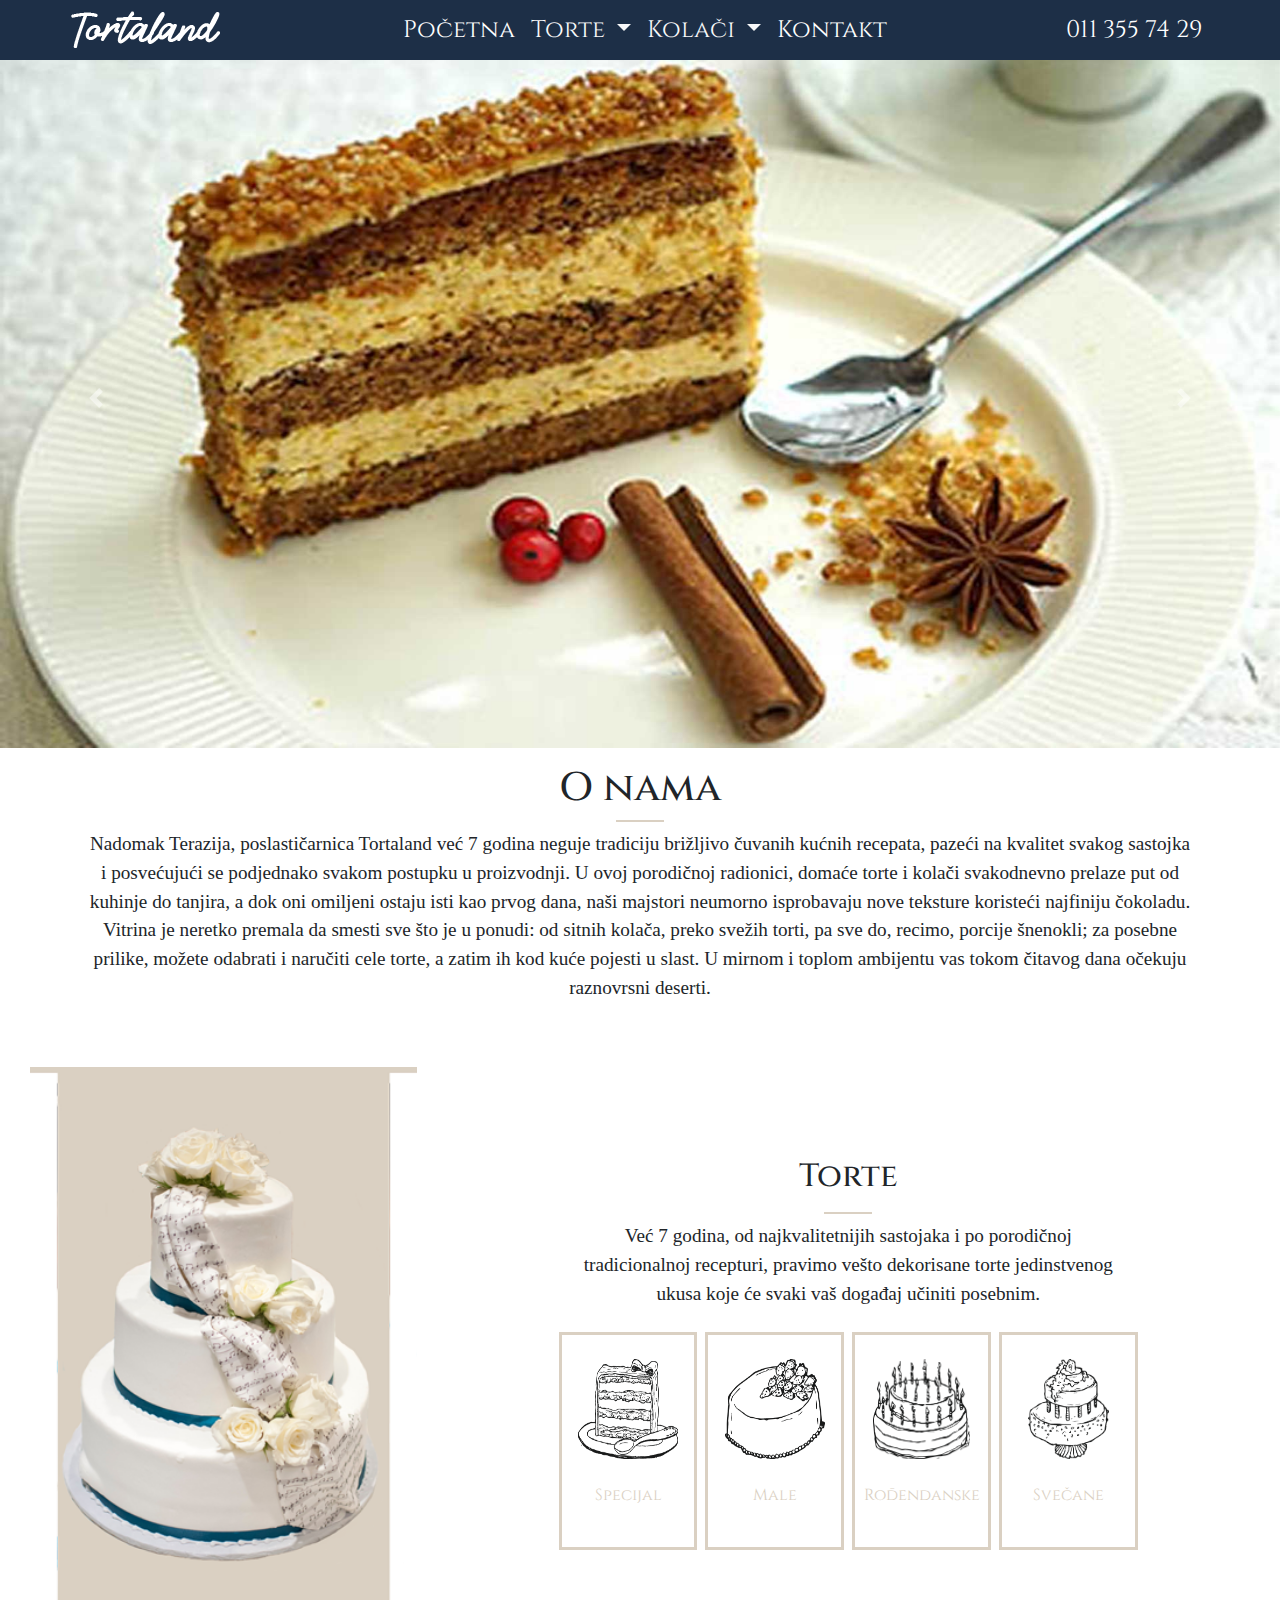
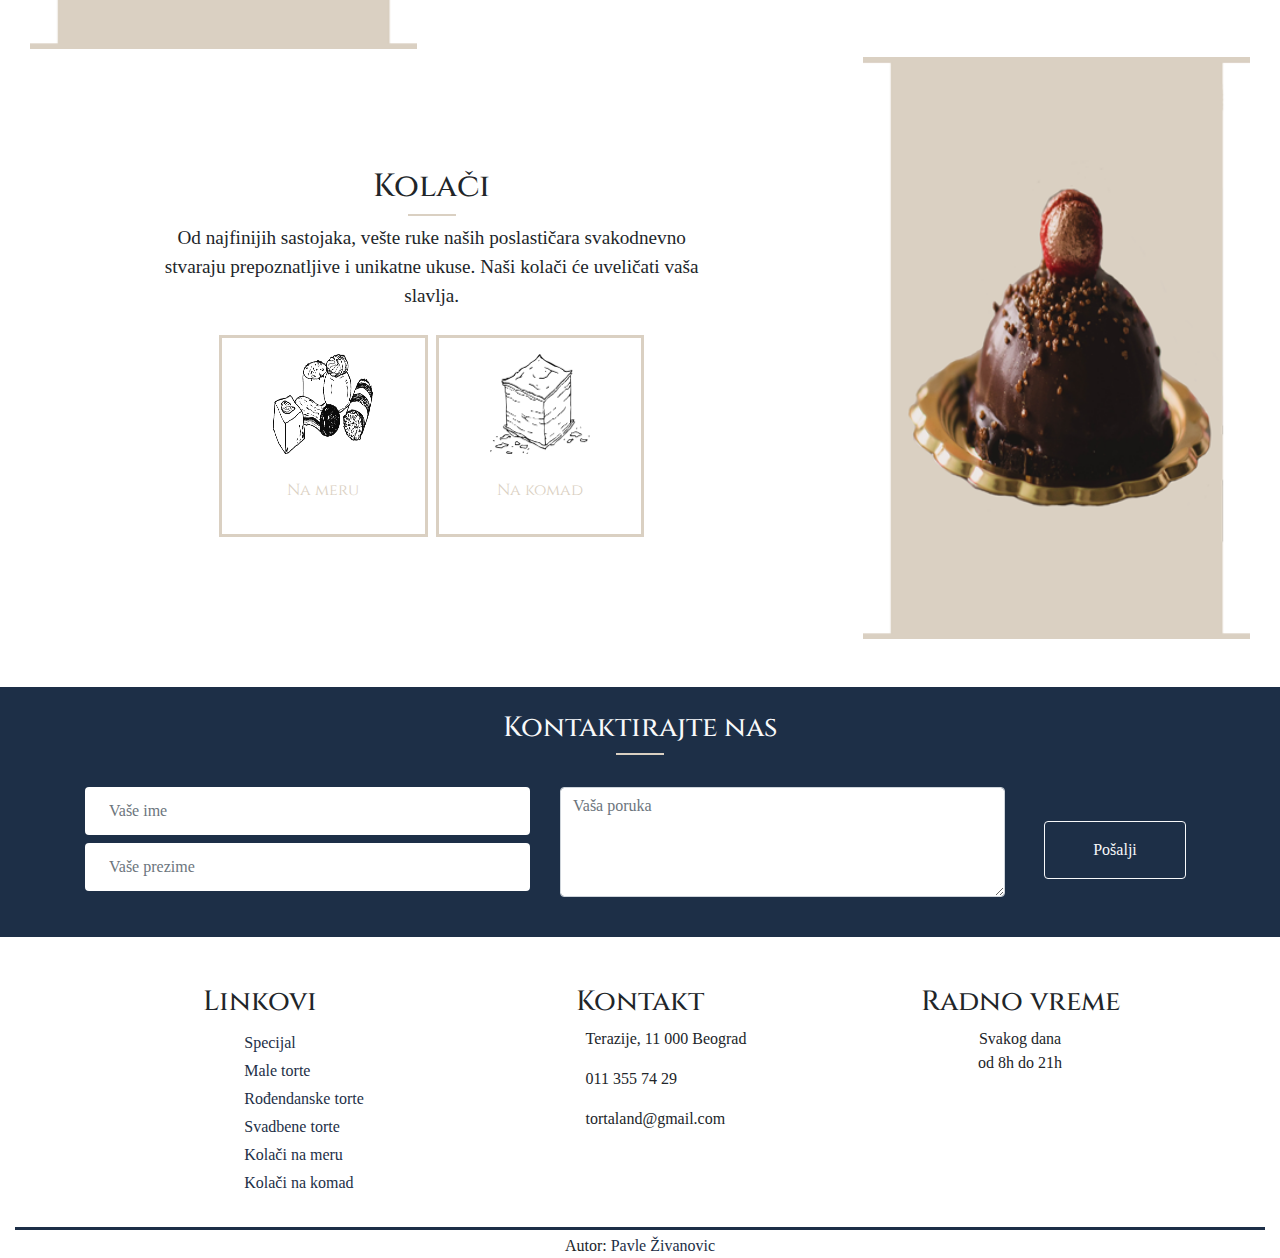
<file: index.html>
<!DOCTYPE html>
<html lang="en">
<head>
    <meta name="description" content="Poslastičarnica Tortaland bavi se izradom torti i kolača po vašoj želji. Nudimo izradu malih torti, rođendanskih torti, svadbenih i svečanih torti."/>
    <meta name="keywords" content="Tortaland, poslastičarnica, torte, kolači"/>
    <meta charset="UTF-8"/>
    <meta name="viewport" content="width=device-width, initial-scale=1.0"/>
    <meta http-equiv="X-UA-Compatible" content="ie=edge"/>
    <title>Početna | Tortaland | Poslastičarnica</title>
    <link rel="shortcut icon" href="img/logo.ico" type="image/x-icon"/>
    <link rel="stylesheet" href="bt/css/bootstrap.min.css"/>
    <link rel="stylesheet" href="css/style.min.css"/>
    <link href="https://fonts.googleapis.com/css?family=Cinzel&display=swap" rel="stylesheet">
    <link rel="stylesheet" href="https://use.fontawesome.com/releases/v5.9.0/css/all.css" integrity="sha384-i1LQnF23gykqWXg6jxC2ZbCbUMxyw5gLZY6UiUS98LYV5unm8GWmfkIS6jqJfb4E" crossorigin="anonymous">
    <script src="https://code.jquery.com/jquery-3.3.1.slim.min.js" integrity="sha384-q8i/X+965DzO0rT7abK41JStQIAqVgRVzpbzo5smXKp4YfRvH+8abtTE1Pi6jizo" crossorigin="anonymous"></script>
    <script src="https://cdnjs.cloudflare.com/ajax/libs/popper.js/1.14.7/umd/popper.min.js" integrity="sha384-UO2eT0CpHqdSJQ6hJty5KVphtPhzWj9WO1clHTMGa3JDZwrnQq4sF86dIHNDz0W1" crossorigin="anonymous"></script>
</head>
<body>
<div class="container-fluid pozadina fixed-top">
        <nav class="navbar navbar-expand-lg navbar-dark container np">
            <a class="navbar-brand" href="index.html"><img src="img/logo2.png" alt="Logo"></a>
            <button class="navbar-toggler border border-light" type="button" data-toggle="collapse" data-target="#navbarNavDropdown" aria-controls="navbarNavDropdown" aria-expanded="false" aria-label="Toggle navigation">
              <span class="navbar-toggler-icon">
              </span>
            </button>
            <div class="collapse navbar-collapse" id="navbarNavDropdown">
              <ul class="navbar-nav ml-lg-auto ml-md-0">
                <li class="nav-item active">
                  <a class="nav-link tekst" href="#">Početna<span class="sr-only">(current)</span></a>
                </li>
                <li class="nav-item dropdown">
                    <a class="nav-link dropdown-toggle text-light tekst" href="#" id="navbarDropdownMenuLink" role="button" data-toggle="dropdown" aria-haspopup="true" aria-expanded="false">
                     Torte
                    </a>
                    <div class="dropdown-menu" aria-labelledby="navbarDropdownMenuLink">
                        <a class="dropdown-item tekst" href="specijal.html">Specijal</a>
                      <a class="dropdown-item tekst" href="maleTorte.html">Male </a>
                      <a class="dropdown-item tekst" href="rodjendanskeTorte.html">Rodjendanske </a>
                      <a class="dropdown-item tekst" href="svadbeneTorte.html">Svadbene </a>
                    </div>
                  </li>
                  <li class="nav-item dropdown">
                      <a class="nav-link dropdown-toggle text-light dp tekst" href="#" id="navbarDropdownMenuLink" role="button" data-toggle="dropdown" aria-haspopup="true" aria-expanded="false">
                        Kolači
                      </a>
                      <div class="dropdown-menu dp" aria-labelledby="navbarDropdownMenuLink">
                        <a class="dropdown-item tekst" href="kolaciNaMeru.html">Kolači na meru</a>
                        <a class="dropdown-item tekst" href="kolaciNaKomad.html">Kolači na komad</a>
                    </li>
                    <li class="nav-item active">
                        <a class="nav-link tekst" href="kontakt.html">Kontakt</a>
                      </li>
                 
                     
                        </ul>
                        <ul class="navbar-nav ml-lg-auto ml-md-0">
                            <li class="nav-item active">
                                <a class="nav-link tekst" href="#"><i class="fas fa-phone-alt pr-1"></i> 011 355 74 29</a>
                             
                              </li>
                        </ul>
                    
            </div>
          </nav>
   
</div>

<div class="container-fluid np mt-5">
        <div id="carouselExampleControls" class="carousel slide" data-ride="carousel">
            <div class="carousel-inner">
               <div class="carousel-inner">
              <div class="carousel-item active">
                <img class="d-block w-100" src="img/1.jpg" alt="First slide">
              </div>
              <div class="carousel-item">
                  <img class="d-block w-100" src="img/2.jpg" alt="Second slide">
                </div>
                <div class="carousel-item">
                    <img class="d-block w-100" src="img/3.jpg" alt="Third slide">
                  </div>
           
           
            </div>
            <a class="carousel-control-prev" href="#carouselExampleControls" role="button" data-slide="prev">
              <span class="carousel-control-prev-icon" aria-hidden="true"></span>
              <span class="sr-only">Previous</span>
            </a>
            <a class="carousel-control-next" href="#carouselExampleControls" role="button" data-slide="next">
              <span class="carousel-control-next-icon" aria-hidden="true"></span>
              <span class="sr-only">Next</span>
            </a>
          </div>
    </div>
<div class="container">
  <div class="row">
    <div class="col-lg-12">
      <h1 class="text-center pt-3">O nama</h1>
      <div class="linija"></div>
      <p class="text-center tekstVeci">Nadomak Terazija, poslastičarnica Tortaland već 7 godina neguje tradiciju brižljivo čuvanih kućnih recepata, pazeći na kvalitet svakog sastojka i posvećujući se podjednako svakom postupku u proizvodnji. U ovoj porodičnoj radionici, domaće torte i kolači svakodnevno prelaze put od kuhinje do tanjira, a dok oni omiljeni ostaju isti kao prvog dana, naši majstori neumorno isprobavaju nove teksture koristeći najfiniju čokoladu. Vitrina je neretko premala da smesti sve što je u ponudi: od sitnih kolača, preko svežih torti, pa sve do, recimo, porcije šnenokli; za posebne prilike, možete odabrati i naručiti cele torte, a zatim ih kod kuće pojesti u slast. U mirnom i toplom ambijentu vas tokom čitavog dana očekuju raznovrsni deserti.</p>
    </div>
  </div>
</div>
<div class="container-fluid mt-5 mb-2">
  <div class="row">
   <div class="col-lg-4 d-none d-lg-block d-xl-block">
      <img src="img/torteee.png"class="w-100"alt="torte"/>
    </div>
    <div class="col-lg-8 col-md-12 mx-auto my-auto np">
        <div class="container mx-auto np">
          <div class="row mx-auto">
            <div class="col-lg-8 pr-1 pl-1 mx-auto my-auto">
              <h2 class="text-center mb-3 mx-auto">Torte</h2>
              <div class="linija"></div>
        <p class="text-center tekstVeci mx-auto mb-3">Već 7 godina, od najkvalitetnijih sastojaka i po porodičnoj tradicionalnoj recepturi, pravimo vešto dekorisane torte jedinstvenog ukusa koje će svaki vaš događaj učiniti posebnim.</p>
      </div>
      <div class="container">
                <div class="row mt-2 d-flex justify-content-center">
        <div class="col-lg-2 col-md-5 col-sm-10 col-xs-8 bordertk ml-2 mr-2 mt-2 np ml-md-1 mr-md-1 pt-4 pb-4 mt-md-3 mt-lg-0 mt-xl-0 mt-sm-2 my-sm-2 ">
            <a href="specijal.html" class="tik">
                        <div class="d-block text-center"><img src="img/torte1.png" alt="torte1" class="torte prva "/></div>
                         <div class="d-block pt-4"><p class="text-center ttk ">Specijal</p></div>
                        </a>
                        </div>
                   <div class="col-lg-2 col-md-5 col-sm-10 col-xs-8 bordertk ml-2 mr-2 mt-2 np ml-md-1 mr-md-1 pt-4 pb-4 mt-md-3 mt-lg-0 mt-xl-0 mt-sm-2 my-sm-2 ">
                      <a href="maleTorte.html" class="tik">
                     <div class="d-block text-center"><img src="img/torte4.png" alt="torte2" class="torte druga"/></div>
                      <div class="d-block pt-4"><p class="text-center ttk ">Male</p></div>
                    </a>
                    </div>
                   <div class="col-lg-2 col-md-5 col-sm-10 col-xs-8 bordertk ml-2 mr-2 mt-2 np ml-md-1 mr-md-1 pt-4 pb-4 mt-md-3 mt-lg-0 mt-xl-0 mt-sm-2 my-sm-2 ">
                      <a href="rodjendanskeTorte.html" class="tik">
                        <div class="d-block text-center"><img src="img/torte3.png" alt="torte3" class="torte "/></div>
                         <div class="d-block pt-4"><p class="text-center ttk ">Rođendanske</p></div>
                       </a>
                      </div>
                       <div class="col-lg-2 col-md-5 col-sm-10 col-xs-8 bordertk mt-2 ml-2 mr-2 np ml-md-1 mr-md-1 pt-4 pb-4 mt-md-3 mt-lg-0 mt-xl-0 mt-sm-2 my-sm-2  mt-xs-2">
                          <a href="svadbeneTorte.html" class="tik">
                          <div class="d-block text-center"><img src="img/torte2.png" alt="torte4" class="torte "/></div>
                           <div class="d-block pt-4"><p class="text-center ttk ">Svečane</p></div>
                          </a>
                          </div>
                </div> 
            </div>
          </div>
        </div>
    </div>

  </div>
</div>
<div class="container-fluid">
    <div class="row">
        <div class="col-lg-8  col-md-12 mx-auto my-auto np">
            <div class="container mx-auto np  mt-4">
                <div class="row mx-auto">
                  <div class="col-lg-8 pr-1 pl-1 mx-auto my-auto">
                    <h2 class="text-center mb-2 mx-auto">Kolači</h2>
                    <div class="linija"></div>
              <p class="text-center tekstVeci mx-auto mb-3">Od najfinijih sastojaka, vešte ruke naših poslastičara svakodnevno stvaraju prepoznatljive i unikatne ukuse. Naši kolači će uveličati vaša slavlja.</p>
            </div>
            <div class="container">
                      <div class="row mt-2 mt-md-0 d-flex justify-content-center">
                          <div class="col-lg-3 col-md-5 col-sm-10 bordertk mt-2 ml-2 mr-2 ml-md-1 mr-md-1 np pt-3 pb-3 mb-sm-3 mt-xs-2">
                              <a href="kolaciNaMeru.html" class="tik">
                            <div class="d-block text-center"><img src="img/kolaci1.png" alt="kolaci1" class="kolaci prva"/></div>
                               <div class="d-block pt-4"><p class="text-center ttk ">Na meru</p></div>
                              </a>
                             </div>
                          <div class="col-lg-3 col-md-5 col-sm-10 bordertk mt-2 ml-2 mr-2 ml-md-1 mr-md-1 np pt-3 pb-3 mb-sm-3 mt-xs-2">
                          <a href="kolaciNaKomad.html" class="tik">
                            <div class="d-block text-center"><img src="img/kolaci2.png" alt="kolaci2" class="kolaci prva"/></div>
                            <div class="d-block pt-4"><p class="text-center ttk">Na komad</p></div>
                          </a>
                          </div>
                      </div> 
                  </div>
                </div>
              </div>
        
         </div>
         <div class="col-lg-4 d-none d-lg-block d-xl-block">
              
          <img src="img/kolaci-pocetna1.png"class="w-100"alt="kolaci"/>
         </div>
     
       </div>

</div>
<div class="container-fluid pozadina p-4 mt-5">
    <div class="container my-auto">
<div class="row mb-4">
    <div class="col-lg-12 p-0">
    <h3 class="text-center text-light">Kontaktirajte nas</h3>
    <div class="linija"></div>
  </div>
</div>
  <div class="row">
    <div class="col-lg-5"><form id="forma" action="" method="GET">
      <div class="form-group mb-2">
        
        <input type="text" class="form-control p-4" id="formGroupExampleInput" placeholder="Vaše ime"/>
      </div>
      <div class="form-group mb-2">
        <input type="text" class="form-control p-4" id="formGroupExampleInput2" placeholder="Vaše prezime"/>
      </div>
    </form></div>
    <div class="col-lg-5">
        <form id="forma" action="" method="GET">
      <div class="form-group">
        <textarea class="form-control" id="exampleFormControlTextarea1" rows="4" placeholder="Vaša poruka"></textarea>
      </div>
    </form>
    </div>
    <div class="col-lg-2 col-md-10 col-sm-12 col-xs-12 mx-auto d-flex align-items-center">
        <input class="btn btn-transparent border border-light text-light mx-auto pl-5 pr-5 pt-3 pb-3" type="submit"form="forma" value="Pošalji">
    </div>
  </div>
</div>
</div>
<div class="container">
  <div class="row mt-5">
    
    <div class="col-lg-4 col-md-6 ml-md-auto ">
      <div class="textHolder">
      <h3 class="">Linkovi</h3>
      </div>
      <div class="d-flex justify-content-center">
      <ul class="">
        <li class="mt-1  ml-5"><a href="specijal.html" class="linkovi">Specijal</a></li>
        <li class="mt-1 ml-5"><a href="maleTorte.html" class="linkovi">Male torte</a></li>
        <li class="mt-1 ml-5"><a href="rodjendanskeTorte.html" class="linkovi">Rođendanske torte</a></li>
        <li class="mt-1 ml-5"><a href="svadbeneTorte.html" class="linkovi">Svadbene torte</a></li>
        <li class="mt-1 ml-5"><a href="kolaciNaMeru.html" class="linkovi">Kolači na meru</a></li>
        <li class="mt-1 ml-5"><a href="kolaciNaKomad.html" class="linkovi">Kolači na komad</a></li>
      </ul>
    </div>
    </div>
    <div class="col-lg-4 col-md-6 mx-md-auto ">
        <h3 class="text-center">Kontakt</h3>
        <div class="textHolder ">
          <div class="twrap ">
        <p class="ml-5"><i class="fas fa-map-marker-alt mr-1 "></i>Terazije, 11 000 Beograd</p>
        <p class="ml-5"><i class="fas fa-phone-alt mr-1"></i>011 355 74 29</p>
        <p class="ml-5"><i class="fas fa-envelope mr-1"></i>tortaland@gmail.com</p>
        <p class="text-center">
          <a href="https://www.facebook.com/" target="blank"><i class="fab fa-facebook-f mr-2 soc"></i></a>
           <a href="https://www.instagram.com/" target="blank"><i class="fab fa-instagram mr-2 soc"></i></a>
            <a href="https://twitter.com/?lang=sr"target="blank"><i class="fab fa-twitter soc mr-2"></i></a>
            <a href="sitemap.xml"target="blank"><i class="fas fa-sitemap soc"></i></a>
          
          </p>
      </div>
      </div>
    </div>
    <div class="col-lg-4 col-md-12 col-sm-12 ">
        <h3 class="text-center">Radno vreme</h3>
        <p class="mb-0 text-center">Svakog dana</p>
        <p class="text-center">od 8h do 21h</p>
    </div>
      </div>
    </div>
  

<div class="container-fluid mt-3 ">
  <div class="row mt-3">
    <div class="col-lg-12 fborder pt-1">
      <p class="text-center my-auto"> Autor: <a href="autor.html" class="linkovi autor">Pavle Živanovic</a></p>
    </div>
  </div>
</div>
<script src="bt/js/bootstrap.min.js"></script>

   
</body>
</html>
</file>
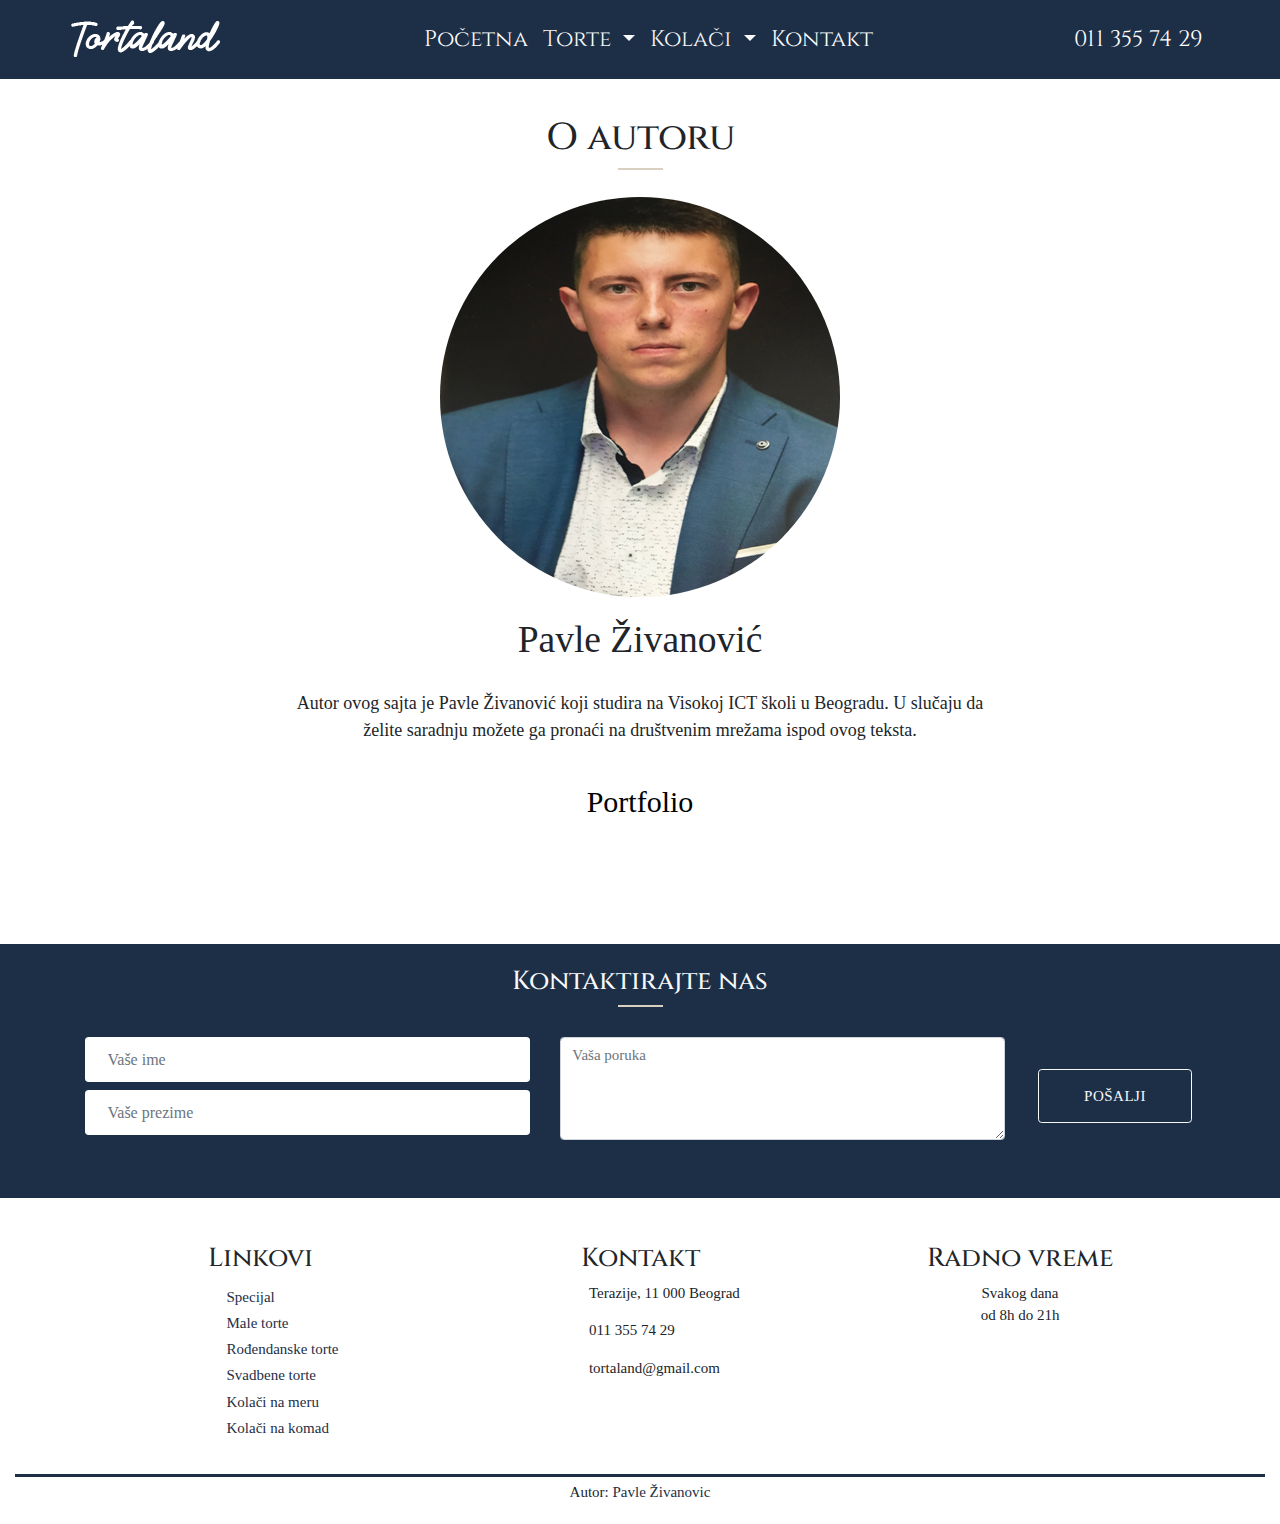
<file: autor.html>
<!DOCTYPE html>
<html lang="en">
<head>
    <meta name="description" content="Stranica o autoru ovog veb sajta Pavlu Živanoviću."/>
    <meta name="keywords" content="Pavle Živanović, o autoru, portfolio, Tortaland, poslastičarnica"/>
    <meta charset="UTF-8"/>
    <meta name="viewport" content="width=device-width, initial-scale=1.0"/>
    <meta http-equiv="X-UA-Compatible" content="ie=edge"/>
    <title>O autoru | Tortaland | Poslastičarnica</title>
    <link rel="shortcut icon" href="img/logo.ico" type="image/x-icon"/>
    <link rel="stylesheet" href="mt/css/materialize.min.css"/>
    <link rel="stylesheet" href="bt/css/bootstrap.min.css"/>
    <link rel="stylesheet" href="css/style.min.css"/>
    <link href="https://fonts.googleapis.com/css?family=Cinzel&display=swap" rel="stylesheet">
    <link rel="stylesheet" href="https://use.fontawesome.com/releases/v5.9.0/css/all.css" integrity="sha384-i1LQnF23gykqWXg6jxC2ZbCbUMxyw5gLZY6UiUS98LYV5unm8GWmfkIS6jqJfb4E" crossorigin="anonymous">
    <script src="https://code.jquery.com/jquery-3.3.1.slim.min.js" integrity="sha384-q8i/X+965DzO0rT7abK41JStQIAqVgRVzpbzo5smXKp4YfRvH+8abtTE1Pi6jizo" crossorigin="anonymous"></script>
    <script src="https://cdnjs.cloudflare.com/ajax/libs/popper.js/1.14.7/umd/popper.min.js" integrity="sha384-UO2eT0CpHqdSJQ6hJty5KVphtPhzWj9WO1clHTMGa3JDZwrnQq4sF86dIHNDz0W1" crossorigin="anonymous"></script>
    <script src="https://cdnjs.cloudflare.com/ajax/libs/materialize/1.0.0/js/materialize.min.js"></script>
    <link href="https://fonts.googleapis.com/icon?family=Material+Icons" rel="stylesheet">
  </head>
<body>
<div class="container-fluid pozadina fixed-top">
        <nav class="navbar navbar-expand-lg navbar-dark container np">
            <a class="navbar-brand" href="index.html"><img src="img/logo2.png" alt="Logo"></a>
            <button class="navbar-toggler border border-light" type="button" data-toggle="collapse" data-target="#navbarNavDropdown" aria-controls="navbarNavDropdown" aria-expanded="false" aria-label="Toggle navigation">
              <span class="navbar-toggler-icon">
              </span>
            </button>
            <div class="collapse navbar-collapse" id="navbarNavDropdown">
              <ul class="navbar-nav ml-lg-auto ml-md-0">
                <li class="nav-item active">
                  <a class="nav-link tekst" href="index.html">Početna<span class="sr-only">(current)</span></a>
                </li>
                <li class="nav-item dropdown">
                    <a class="nav-link dropdown-toggle text-light tekst" href="#" id="navbarDropdownMenuLink" role="button" data-toggle="dropdown" aria-haspopup="true" aria-expanded="false">
                     Torte
                    </a>
                    <div class="dropdown-menu" aria-labelledby="navbarDropdownMenuLink">
                        <a class="dropdown-item tekst" href="specijal.html">Specijal</a>
                      <a class="dropdown-item tekst" href="maleTorte.html">Male </a>
                      <a class="dropdown-item tekst" href="rodjendanskeTorte.html">Rodjendanske </a>
                      <a class="dropdown-item tekst" href="svadbeneTorte.html">Svadbene </a>
                    </div>
                  </li>
                  <li class="nav-item dropdown">
                      <a class="nav-link dropdown-toggle text-light dp tekst" href="#" id="navbarDropdownMenuLink" role="button" data-toggle="dropdown" aria-haspopup="true" aria-expanded="false">
                        Kolači
                      </a>
                      <div class="dropdown-menu dp" aria-labelledby="navbarDropdownMenuLink">
                        <a class="dropdown-item tekst" href="kolaciNaMeru.html">Kolači na meru</a>
                        <a class="dropdown-item tekst" href="kolaciNaKomad.html">Kolači na komad</a>
                    </li>
                    <li class="nav-item active">
                        <a class="nav-link tekst" href="kontakt.html">Kontakt</a>
                      </li>
                   
                     
                        </ul>
                        <ul class="navbar-nav ml-lg-auto ml-md-0 ">
                            <li class="nav-item active ">
                                <a class="nav-link tekst d-flex align-items-center" href="#"><i class="fas fa-phone-alt pr-1 d-flex align-items-center"></i> 011 355 74 29</a>
                             
                              </li>
                        </ul>
                    
            </div>
          </nav>
   
</div>
    <div class="container margina">
        <div class="row">
            <div class="col-lg-12">
                <h1 class="center-align mt-5">O autoru</h1>
                <div class="linija"></div>
            </div>
        </div>
    </div>
    <div class="container">
        <div class="row">
            <div class="col-lg-12 d-flex justify-content-center">
                <img src="img/a1.jpg" alt="autor" class="responsive-img rounded-circle"/>
            </div>
        </div>
        <div class="row">
            <div class="col-lg-12">
              <h1 class="center-align linkovi">Pavle Živanović</h1>
            </div>
        </div>
        <div class="row">
          <div class="col-lg-8 mx-auto">
              <p class="center-align tekstVeci">Autor ovog sajta je Pavle Živanović koji studira na Visokoj ICT školi u Beogradu. U slučaju da želite saradnju možete ga pronaći na društvenim mrežama ispod ovog teksta.</p>
          </div>
        </div>
        <div class="row">
            <div class="col-lg-12">
                <p class="center-align"><a href="https://pavlez.github.io/Portfolio/" target="blank" class="linkovi tekstVeci socv">Portfolio</a></p>
                <p class="center-align"> <a href="https://www.facebook.com/pavle.zivanovic.7" target="blank"><i class="fab fa-facebook-f mr-2 socv"></i></a>
                    <a href="https://www.instagram.com/zivanovic_pavle/" target="blank"><i class="fab fa-instagram mr-2 socv"></i></a>
                     <a href="https://twitter.com/?lang=sr"target="blank"><i class="fab fa-twitter mr-2 socv"></i></a>
                    <a href="https://www.linkedin.com/in/pavle-zivanovic-b37880162/" target="blank"><i class="fab fa-linkedin-in socv"></i></a>
                </p>
            </div>
        </div>

    </div>


<div class="container-fluid pozadina p-4 mt-5">
    <div class="container my-auto">
<div class="row mb-4">
    <div class="col-lg-12 p-0">
        <h3 class="text-center text-light">Kontaktirajte nas</h3>
    <div class="linija"></div>
  </div>
</div>
  <div class="row">
    <div class="col-lg-5"><form id="forma" action="" method="GET">
      <div class="form-group mb-2">
        
        <input type="text" class="form-control p-4" id="formGroupExampleInput" placeholder="Vaše ime"/>
      </div>
      <div class="form-group mb-2">
        <input type="text" class="form-control p-4" id="formGroupExampleInput2" placeholder="Vaše prezime"/>
      </div>
    </form></div>
    <div class="col-lg-5">
        <form id="forma" action="" method="GET">
      <div class="form-group">
        <textarea class="form-control" id="exampleFormControlTextarea1" rows="4" placeholder="Vaša poruka"></textarea>
      </div>
    </form>
    </div>
    <div class="col-lg-2 col-md-10 col-sm-12 col-xs-12 mx-auto d-flex align-items-center">
        <input class="btn btn-transparent border border-light text-light mx-auto pl-5 pr-5 pt-3 pb-3" type="submit"form="forma" value="Pošalji">
    </div>
  </div>
</div>
</div>
<div class="container">
    <div class="row mt-5">
      
      <div class="col-lg-4 col-md-6 ml-md-auto ">
        <div class="textHolder">
        <h3 class="">Linkovi</h3>
        </div>
        <div class="d-flex justify-content-center">
        <ul class="">
          <li class="mt-1  ml-5"><a href="specijal.html" class="linkovi">Specijal</a></li>
          <li class="mt-1 ml-5"><a href="maleTorte.html" class="linkovi">Male torte</a></li>
          <li class="mt-1 ml-5"><a href="rodjendanskeTorte.html" class="linkovi">Rođendanske torte</a></li>
          <li class="mt-1 ml-5"><a href="svadbeneTorte.html" class="linkovi">Svadbene torte</a></li>
          <li class="mt-1 ml-5"><a href="kolaciNaMeru.html" class="linkovi">Kolači na meru</a></li>
          <li class="mt-1 ml-5"><a href="kolaciNaKomad.html" class="linkovi">Kolači na komad</a></li>
        </ul>
      </div>
      </div>
      <div class="col-lg-4 col-md-6 mx-md-auto ">
          <h3 class="text-center">Kontakt</h3>
          <div class="textHolder ">
            <div class="twrap ">
          <p class="ml-5"><i class="fas fa-map-marker-alt mr-1 "></i>Terazije, 11 000 Beograd</p>
          <p class="ml-5"><i class="fas fa-phone-alt mr-1"></i>011 355 74 29</p>
          <p class="ml-5"><i class="fas fa-envelope mr-1"></i>tortaland@gmail.com</p>
          <p class="text-center">
              <a href="https://www.facebook.com/" target="blank"><i class="fab fa-facebook-f mr-2 soc"></i></a>
              <a href="https://www.instagram.com/" target="blank"><i class="fab fa-instagram mr-2 soc"></i></a>
               <a href="https://twitter.com/?lang=sr"target="blank"><i class="fab fa-twitter soc mr-2"></i></a>
               <a href="sitemap.xml"target="blank"><i class="fas fa-sitemap soc"></i></a></p>
        </div>
        </div>
      </div>
      <div class="col-lg-4 col-md-12 col-sm-12 ">
          <h3 class="text-center">Radno vreme</h3>
          <p class="mb-0 text-center">Svakog dana</p>
          <p class="text-center">od 8h do 21h</p>
      </div>
        </div>
      </div>
  

<div class="container-fluid mt-3 ">
  <div class="row mt-3">
    <div class="col-lg-12 fborder pt-1">
      <p class="text-center my-auto"> Autor: <a href="#" class="linkovi autor">Pavle Živanovic</a></p>
    </div>
  </div>
</div>
<script src="bt/js/bootstrap.min.js"></script>

   
</body>
</html>
</file>
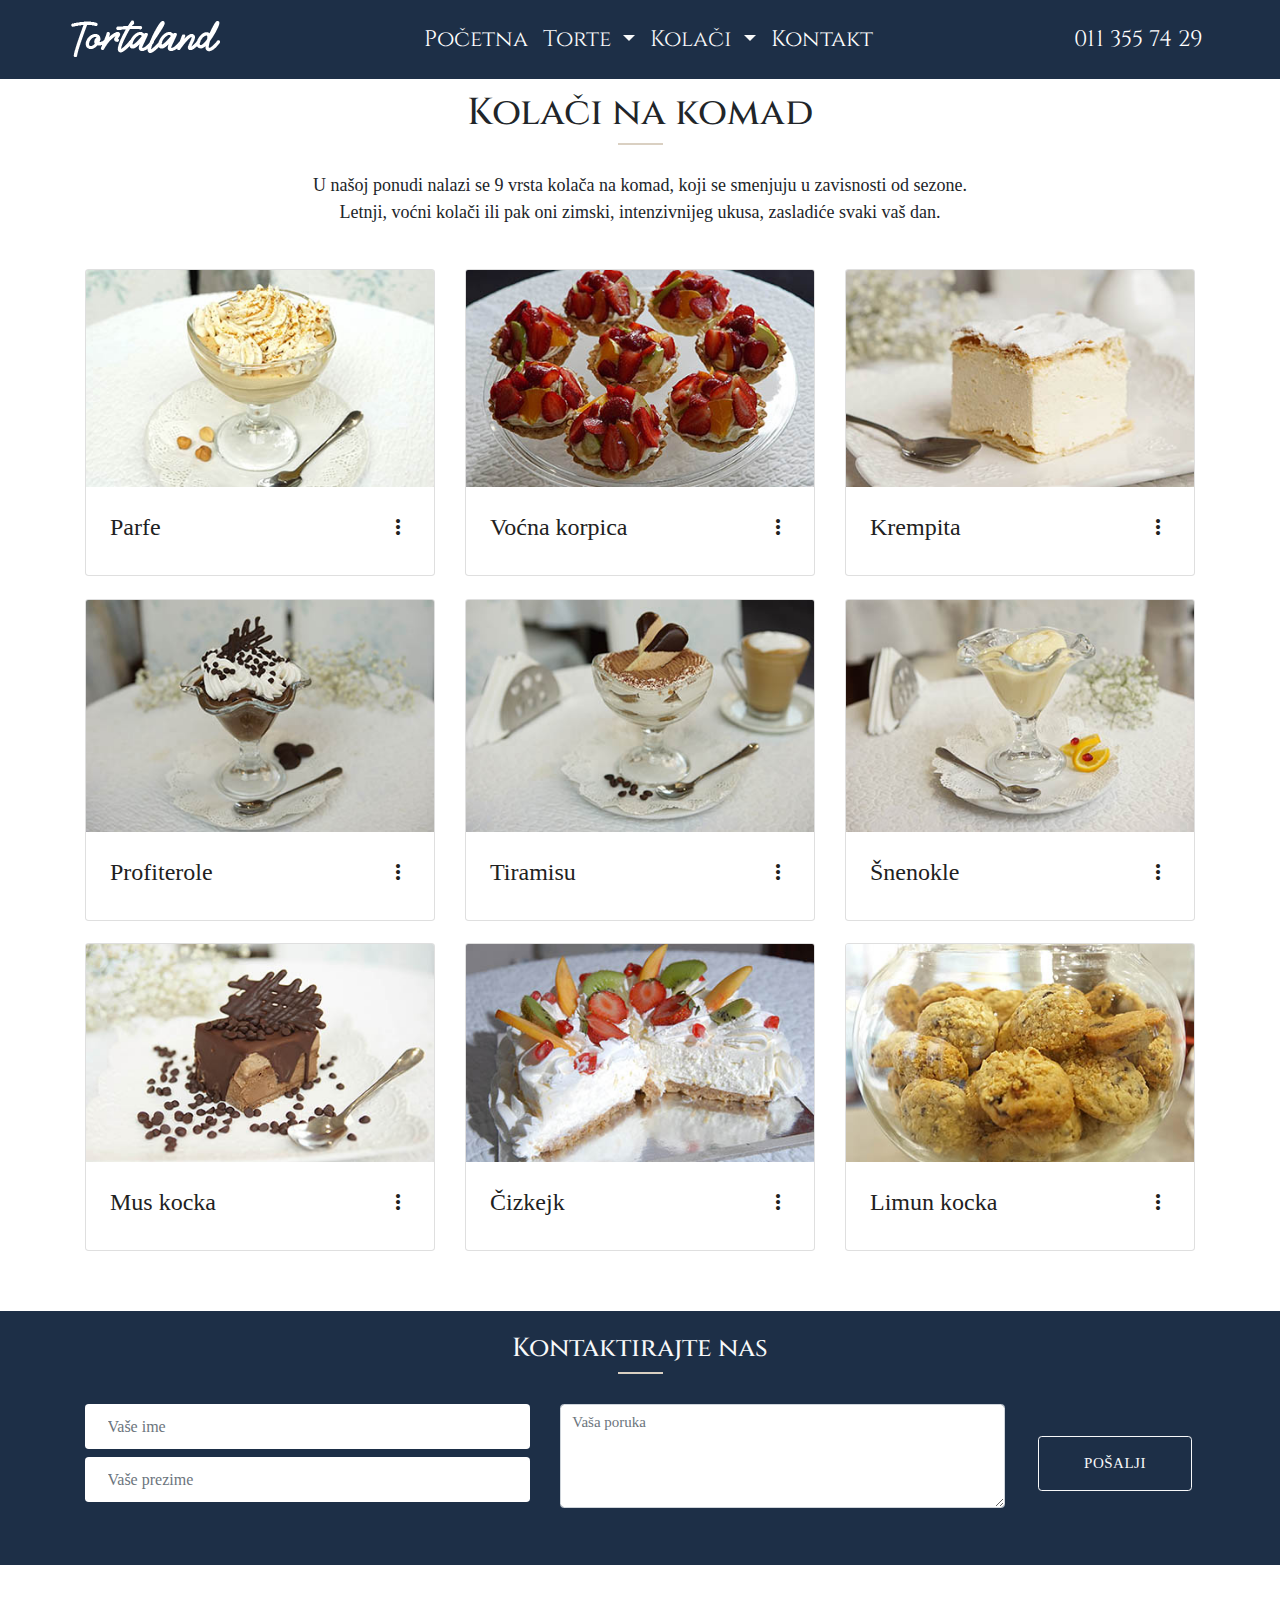
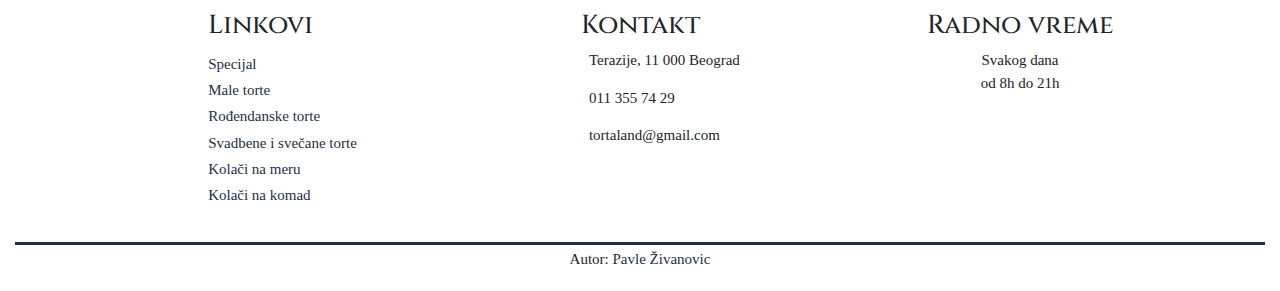
<file: kolaciNaKomad.html>
<!DOCTYPE html>
<html lang="en">
<head>
    <meta name="description" content="U našoj ponudi nalazi se 9 vrsti kolača na komad. "/>
    <meta name="keywords" content="Tortaland, poslastičarnica, Kolači na komad, 9 vrsti, parfe,krempita, čizkejk"/>
    <meta charset="UTF-8"/>
    <meta name="viewport" content="width=device-width, initial-scale=1.0"/>
    <meta http-equiv="X-UA-Compatible" content="ie=edge"/>
    <title>Kolači na komad |Tortaland | Poslasticarnica</title>
    <link rel="shortcut icon" href="img/logo.ico" type="image/x-icon"/>
    <link rel="stylesheet" href="mt/css/materialize.min.css"/>
    <link rel="stylesheet" href="bt/css/bootstrap.min.css"/>
    <link rel="stylesheet" href="css/style.min.css"/>
    <link href="https://fonts.googleapis.com/css?family=Cinzel&display=swap" rel="stylesheet">
    <link rel="stylesheet" href="https://use.fontawesome.com/releases/v5.9.0/css/all.css" integrity="sha384-i1LQnF23gykqWXg6jxC2ZbCbUMxyw5gLZY6UiUS98LYV5unm8GWmfkIS6jqJfb4E" crossorigin="anonymous">
    <script src="https://code.jquery.com/jquery-3.3.1.slim.min.js" integrity="sha384-q8i/X+965DzO0rT7abK41JStQIAqVgRVzpbzo5smXKp4YfRvH+8abtTE1Pi6jizo" crossorigin="anonymous"></script>
    <script src="https://cdnjs.cloudflare.com/ajax/libs/popper.js/1.14.7/umd/popper.min.js" integrity="sha384-UO2eT0CpHqdSJQ6hJty5KVphtPhzWj9WO1clHTMGa3JDZwrnQq4sF86dIHNDz0W1" crossorigin="anonymous"></script>
    <script src="https://cdnjs.cloudflare.com/ajax/libs/materialize/1.0.0/js/materialize.min.js"></script>
    <link href="https://fonts.googleapis.com/icon?family=Material+Icons" rel="stylesheet">
  </head>
<body>
<div class="container-fluid pozadina fixed-top">
        <nav class="navbar navbar-expand-lg navbar-dark container np">
            <a class="navbar-brand" href="index.html"><img src="img/logo2.png" alt="Logo"></a>
            <button class="navbar-toggler border border-light" type="button" data-toggle="collapse" data-target="#navbarNavDropdown" aria-controls="navbarNavDropdown" aria-expanded="false" aria-label="Toggle navigation">
              <span class="navbar-toggler-icon">
              </span>
            </button>
            <div class="collapse navbar-collapse" id="navbarNavDropdown">
              <ul class="navbar-nav ml-lg-auto ml-md-0">
                <li class="nav-item active">
                  <a class="nav-link tekst" href="index.html">Početna<span class="sr-only">(current)</span></a>
                </li>
                <li class="nav-item dropdown">
                    <a class="nav-link dropdown-toggle text-light tekst" href="#" id="navbarDropdownMenuLink" role="button" data-toggle="dropdown" aria-haspopup="true" aria-expanded="false">
                     Torte
                    </a>
                    <div class="dropdown-menu" aria-labelledby="navbarDropdownMenuLink">
                        <a class="dropdown-item tekst" href="specijal.html">Specijal</a>
                      <a class="dropdown-item tekst" href="maleTorte.html">Male</a>
                      <a class="dropdown-item tekst" href="rodjendanskeTorte.html">Rodjendanske</a>
                      <a class="dropdown-item tekst" href="svadbeneTorte.html">Svadbene </a>
                    </div>
                  </li>
                  <li class="nav-item dropdown">
                      <a class="nav-link dropdown-toggle text-light dp tekst" href="#" id="navbarDropdownMenuLink" role="button" data-toggle="dropdown" aria-haspopup="true" aria-expanded="false">
                        Kolači
                      </a>
                      <div class="dropdown-menu dp" aria-labelledby="navbarDropdownMenuLink">
                        <a class="dropdown-item tekst" href="kolaciNaMeru.html">Kolači na meru</a>
                        <a class="dropdown-item tekst" href="kolaciNaKomad.html">Kolači na komad</a>
                    </li>
                    <li class="nav-item active">
                        <a class="nav-link tekst" href="kontakt.html">Kontakt</a>
                      </li>
                   
                     
                        </ul>
                        <ul class="navbar-nav ml-lg-auto ml-md-0 ">
                            <li class="nav-item active ">
                                <a class="nav-link tekst d-flex align-items-center" href="#"><i class="fas fa-phone-alt pr-1 d-flex align-items-center"></i> 011 355 74 29</a>
                             
                              </li>
                        </ul>
                    
            </div>
          </nav>
   
</div>
<div class="container-fluid mt-5">
    <div class="row ">
            <div class="col-lg-12">
                <h1 class="text-center mt-5">Kolači na komad</h1>
                <div class="linija"></div>
            </div>
        </div>
            <div class="row d-flex justify-content-center">
                <div class="col-lg-7">
                        <p class="text-center tekstVeci">U našoj ponudi nalazi se 9 vrsta kolača na komad, koji se smenjuju u zavisnosti od sezone. Letnji, voćni kolači ili pak oni zimski, intenzivnijeg ukusa, zasladiće svaki vaš dan.</p>
                </div>
            </div>
    </div>
</div>
<div class="container"> 
    <div class="row">

                <div class="col-lg-4 col-md-6 col-xs-12">
                  <div class="card">
                    <div class="card-image waves-effect waves-block waves-light">
                      <img class="activator" src="img/knk1.jpg" alt="knk1"/>
                    </div>
                    <div class="card-content">
                      <span class="card-title activator grey-text text-darken-4">Parfe<i class="material-icons right">more_vert</i></span>
                    </div>
                    <div class="card-reveal">
                      <span class="card-title grey-text text-darken-4">Sastojci:<i class="material-icons right">close</i></span>
                      <p>Jaja, šećer, mleko, gustin, slatka pavlaka, seckani lešnik</p>
                    
                    </div>
                  </div>
                </div>
                <div class="col-lg-4 col-md-6 col-xs-12">
                    <div class="card">
                      <div class="card-image waves-effect waves-block waves-light">
                        <img class="activator" src="img/knk2.jpg" alt="knk2"/>
                      </div>
                      <div class="card-content">
                        <span class="card-title activator grey-text text-darken-4">Voćna korpica<i class="material-icons right">more_vert</i></span>
                      </div>
                      <div class="card-reveal">
                        <span class="card-title grey-text text-darken-4">Sastojci:<i class="material-icons right">close</i></span>
                        <p>Jaja, margarin, brašno, šećer, slatka pavlaka, voće</p>
                      </div>
                    </div>
                </div>
                <div class="col-lg-4 col-md-6 col-xs-12">
                    <div class="card">
                      <div class="card-image waves-effect waves-block waves-light">
                        <img class="activator" src="img/knk3.jpg" alt="knk3"/>
                      </div>
                      <div class="card-content">
                        <span class="card-title activator grey-text text-darken-4">Krempita<i class="material-icons right">more_vert</i></span>
                      </div>
                      <div class="card-reveal">
                        <span class="card-title grey-text text-darken-4">Sastojci:<i class="material-icons right">close</i></span>
                        
                        <p> Jaja, slatka pavlaka, šećer, želatin, lisnato testo</p>
                       
                      </div>
                    </div>
                </div>
                <div class="col-lg-4 col-md-6 col-xs-12">
                    <div class="card">
                      <div class="card-image waves-effect waves-block waves-light">
                        <img class="activator" src="img/knk4.jpg" alt="knk4"/>
                      </div>
                      <div class="card-content">
                        <span class="card-title activator grey-text text-darken-4">Profiterole<i class="material-icons right">more_vert</i></span>
                      </div>
                      <div class="card-reveal">
                        <span class="card-title grey-text text-darken-4">Sastojci:<i class="material-icons right">close</i></span>
                        <p>Jaja, margarin, mleko, brašno, slatka pavlaka, čokolada.</p>
                      </div>
                    </div>
                </div>
                <div class="col-lg-4 col-md-6 col-xs-12">
                    <div class="card">
                      <div class="card-image waves-effect waves-block waves-light">
                        <img class="activator" src="img/knk5.jpg" alt="knk5"/>
                      </div>
                      <div class="card-content">
                        <span class="card-title activator grey-text text-darken-4">Tiramisu<i class="material-icons right">more_vert</i></span>
                      </div>
                      <div class="card-reveal">
                        <span class="card-title grey-text text-darken-4">Sastojci:<i class="material-icons right">close</i></span>
                        <p>Jaja, puter, maskapone, slatka pavlaka, piškote, nes kafa, aroma ruma, kakao.</p> 
                      </div>
                    </div>
                </div>
                <div class="col-lg-4 col-md-6 col-xs-12">
                    <div class="card">
                      <div class="card-image waves-effect waves-block waves-light">
                        <img class="activator" src="img/knk6.jpg" alt="knk6"/>
                      </div>
                      <div class="card-content">
                        <span class="card-title activator grey-text text-darken-4">Šnenokle<i class="material-icons right">more_vert</i></span>
                      </div>
                      <div class="card-reveal">
                        <span class="card-title grey-text text-darken-4">Sastojci:<i class="material-icons right">close</i></span>
                        <p>Jaja, slatka pavlaka, šećer, mleko, vanilin šećer, gustin, limun.</p> 
                      </div>
                    </div>
                </div>
                <div class="col-lg-4 col-md-6 col-xs-12">
                    <div class="card">
                      <div class="card-image waves-effect waves-block waves-light">
                        <img class="activator" src="img/knk7.jpg" alt="knk7"/>
                      </div>
                      <div class="card-content">
                        <span class="card-title activator grey-text text-darken-4">Mus kocka<i class="material-icons right">more_vert</i></span>
                      </div>
                      <div class="card-reveal">
                        <span class="card-title grey-text text-darken-4">Sastojci:<i class="material-icons right">close</i></span>
                        <h4>Kore:</h4>
                        <p>Jaja, puter, brašno, čokolada</p> 
                        <h4>Krem:</h4>
                        <p>Slatka pavlaka, želatin, šećer, čokolada, nutela.</p>
                      </div>
                    </div>
                </div>
                <div class="col-lg-4 col-md-6 col-xs-12">
                    <div class="card">
                      <div class="card-image waves-effect waves-block waves-light">
                        <img class="activator" src="img/knk8.jpg" alt="knk8"/>
                      </div>
                      <div class="card-content">
                        <span class="card-title activator grey-text text-darken-4">Čizkejk<i class="material-icons right">more_vert</i></span>
                      </div>
                      <div class="card-reveal">
                        <span class="card-title grey-text text-darken-4">Sastojci:<i class="material-icons right">close</i></span>
                        <h4>Kore:</h4>
                        <p>Brašno, šećer, margarin, orah, limunova kora, cimet.</p> 
                        <h4>Krem:</h4>
                        <p>Maskapone ,slatka pavlaka, kisela pavlaka, šećer, limun, voće.</p>
                      </div>
                    </div>
                </div>
                <div class="col-lg-4 col-md-6 col-xs-12 mx-md-auto">
                    <div class="card">
                      <div class="card-image waves-effect waves-block waves-light">
                        <img class="activator" src="img/knm9.jpg" alt="knk9"/>
                      </div>
                      <div class="card-content">
                        <span class="card-title activator grey-text text-darken-4">Limun kocka<i class="material-icons right">more_vert</i></span>
                      </div>
                      <div class="card-reveal">
                        <span class="card-title grey-text text-darken-4">Sastojci:<i class="material-icons right">close</i></span>
                        <h4>Kore:</h4>
                        <p>Jaja, šećer, brašno, kora od limuna, kora od pomorandže.</p> 
                        <h4>Krem:</h4>
                        <p>Jaja, šećer, ceđeni sok od limuna i pomorandže, puter, slatka pavlaka.</p>
                      </div>
                    </div>
                </div>
              
                 
                
                
                
     </div>
</div>

<div class="container-fluid pozadina p-4 mt-5">
    <div class="container my-auto">
<div class="row mb-4">
    <div class="col-lg-12 p-0">
        <h3 class="text-center text-light">Kontaktirajte nas</h3>
    <div class="linija"></div>
  </div>
</div>
  <div class="row">
    <div class="col-lg-5"><form id="forma" action="" method="GET">
      <div class="form-group mb-2">
        
        <input type="text" class="form-control p-4" id="formGroupExampleInput" placeholder="Vaše ime"/>
      </div>
      <div class="form-group mb-2">
        <input type="text" class="form-control p-4" id="formGroupExampleInput2" placeholder="Vaše prezime"/>
      </div>
    </form></div>
    <div class="col-lg-5">
        <form id="forma" action="" method="GET">
      <div class="form-group">
        <textarea class="form-control" id="exampleFormControlTextarea1" rows="4" placeholder="Vaša poruka"></textarea>
      </div>
    </form>
    </div>
    <div class="col-lg-2 col-md-10 col-sm-12 col-xs-12 mx-auto d-flex align-items-center">
        <input class="btn btn-transparent border border-light text-light mx-auto pl-5 pr-5 pt-3 pb-3" type="submit"form="forma" value="Pošalji">
    </div>
  </div>
</div>
</div>
<div class="container">
    <div class="row mt-5">
      
      <div class="col-lg-4 col-md-6 ml-md-auto ">
        <div class="textHolder">
        <h3 class="">Linkovi</h3>
        </div>
        <div class="d-flex justify-content-center">
        <ul class="">
          <li class="mt-1  ml-5"><a href="specijal.html" class="linkovi">Specijal</a></li>
          <li class="mt-1 ml-5"><a href="maleTorte.html" class="linkovi">Male torte</a></li>
          <li class="mt-1 ml-5"><a href="rodjendanskeTorte.html" class="linkovi">Rođendanske torte</a></li>
          <li class="mt-1 ml-5"><a href="svadbeneTorte.html" class="linkovi">Svadbene i svečane torte</a></li>
          <li class="mt-1 ml-5"><a href="kolaciNaMeru.html" class="linkovi">Kolači na meru</a></li>
          <li class="mt-1 ml-5"><a href="kolaciNaKomad.html" class="linkovi">Kolači na komad</a></li>
        </ul>
      </div>
      </div>
      <div class="col-lg-4 col-md-6 mx-md-auto ">
          <h3 class="text-center">Kontakt</h3>
          <div class="textHolder ">
            <div class="twrap ">
          <p class="ml-5"><i class="fas fa-map-marker-alt mr-1 "></i>Terazije, 11 000 Beograd</p>
          <p class="ml-5"><i class="fas fa-phone-alt mr-1"></i>011 355 74 29</p>
          <p class="ml-5"><i class="fas fa-envelope mr-1"></i>tortaland@gmail.com</p>
          <p class="text-center">
              <a href="https://www.facebook.com/" target="blank"><i class="fab fa-facebook-f mr-2 soc"></i></a>
              <a href="https://www.instagram.com/" target="blank"><i class="fab fa-instagram mr-2 soc"></i></a>
               <a href="https://twitter.com/?lang=sr"target="blank"><i class="fab fa-twitter soc mr-2"></i></a>
               <a href="sitemap.xml"target="blank"><i class="fas fa-sitemap soc"></i></a></p>
        </div>
        </div>
      </div>
      <div class="col-lg-4 col-md-12 col-sm-12 ">
          <h3 class="text-center">Radno vreme</h3>
          <p class="mb-0 text-center">Svakog dana</p>
          <p class="text-center">od 8h do 21h</p>
      </div>
        </div>
      </div>
  

<div class="container-fluid mt-3 ">
  <div class="row mt-3">
    <div class="col-lg-12 fborder pt-1">
      <p class="text-center my-auto"> Autor: <a href="autor.html" class="linkovi autor">Pavle Živanovic</a></p>
    </div>
  </div>
</div>
<script src="bt/js/bootstrap.min.js"></script>

   
</body>
</html>
</file>
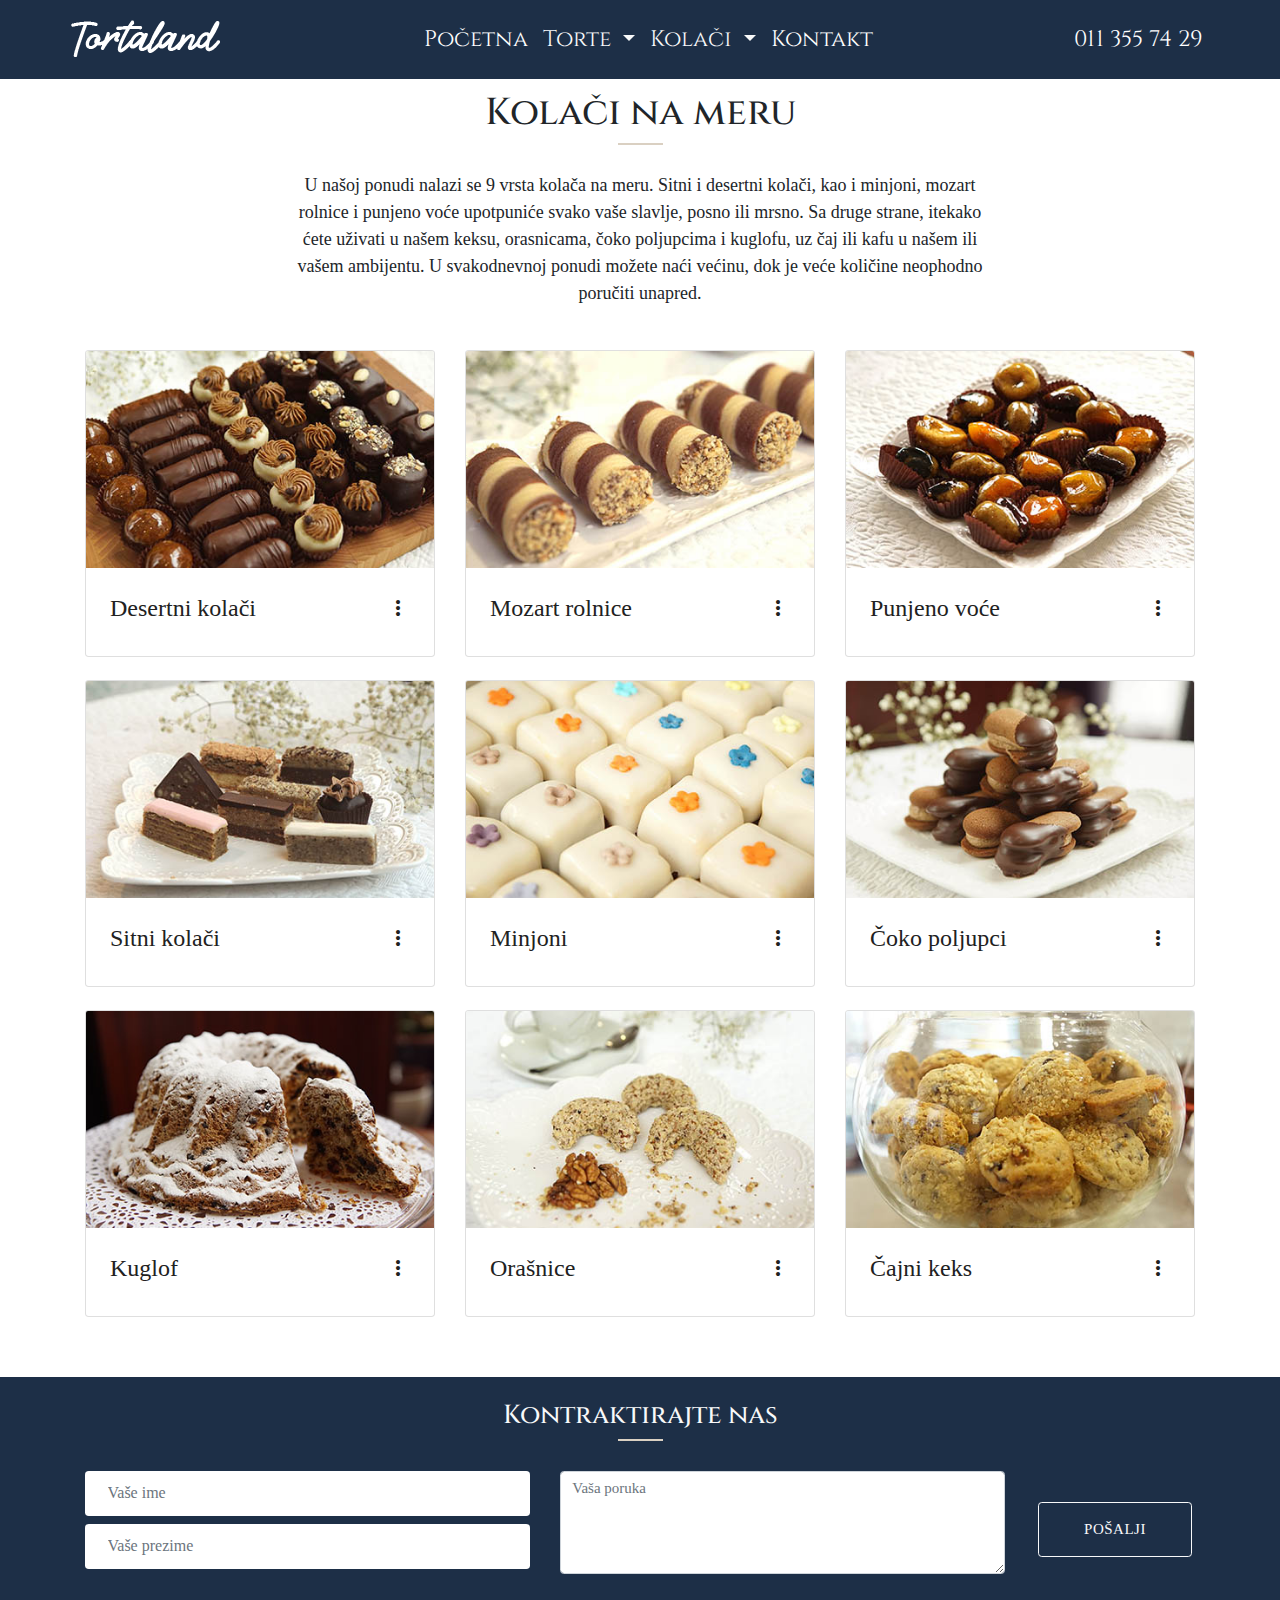
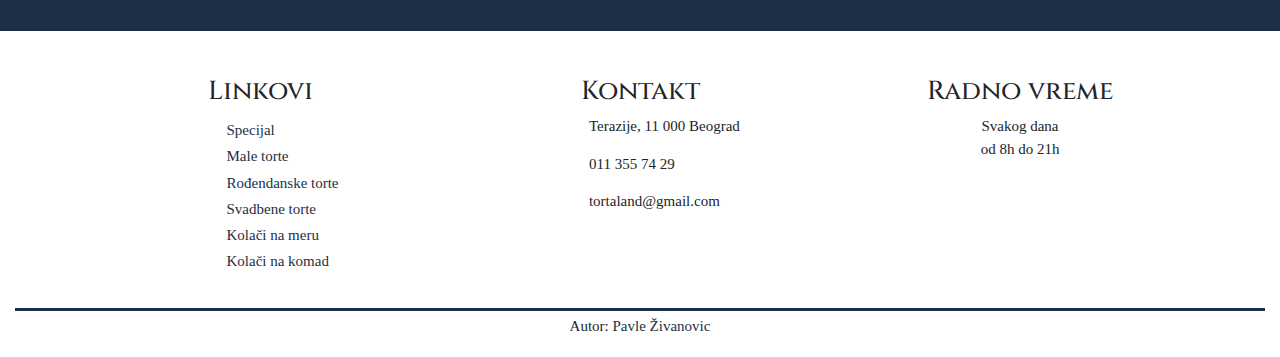
<file: kolaciNaMeru.html>
<!DOCTYPE html>
<html lang="en">
<head>
    <meta name="description" content="U našoj ponudi nalazi se 9 vrsta kolača na meru.  Veći deo njih nalazi se u stalnoj ponudi, dok su određeni ukusi sezonski."/>
    <meta name="keywords" content="Tortaland, poslastičarnica, Kolači na meru, 9 ukusa, desertni kolači, sitni kolači, kuglof"/>
    <meta charset="UTF-8"/>
    <meta name="viewport" content="width=device-width, initial-scale=1.0"/>
    <meta http-equiv="X-UA-Compatible" content="ie=edge"/>
    <title>Kolači na meru | Tortaland | Poslastičarnica</title>
    <link rel="shortcut icon" href="img/logo.ico" type="image/x-icon"/>
    <link rel="stylesheet" href="mt/css/materialize.min.css"/>
    <link rel="stylesheet" href="bt/css/bootstrap.min.css"/>
    <link rel="stylesheet" href="css/style.min.css"/>
    <link href="https://fonts.googleapis.com/css?family=Cinzel&display=swap" rel="stylesheet">
    <link rel="stylesheet" href="https://use.fontawesome.com/releases/v5.9.0/css/all.css" integrity="sha384-i1LQnF23gykqWXg6jxC2ZbCbUMxyw5gLZY6UiUS98LYV5unm8GWmfkIS6jqJfb4E" crossorigin="anonymous">
    <script src="https://code.jquery.com/jquery-3.3.1.slim.min.js" integrity="sha384-q8i/X+965DzO0rT7abK41JStQIAqVgRVzpbzo5smXKp4YfRvH+8abtTE1Pi6jizo" crossorigin="anonymous"></script>
    <script src="https://cdnjs.cloudflare.com/ajax/libs/popper.js/1.14.7/umd/popper.min.js" integrity="sha384-UO2eT0CpHqdSJQ6hJty5KVphtPhzWj9WO1clHTMGa3JDZwrnQq4sF86dIHNDz0W1" crossorigin="anonymous"></script>
    <script src="https://cdnjs.cloudflare.com/ajax/libs/materialize/1.0.0/js/materialize.min.js"></script>
    <link href="https://fonts.googleapis.com/icon?family=Material+Icons" rel="stylesheet">
  </head>
<body>
<div class="container-fluid pozadina fixed-top">
        <nav class="navbar navbar-expand-lg navbar-dark container np">
            <a class="navbar-brand" href="index.html"><img src="img/logo2.png" alt="Logo"></a>
            <button class="navbar-toggler border border-light" type="button" data-toggle="collapse" data-target="#navbarNavDropdown" aria-controls="navbarNavDropdown" aria-expanded="false" aria-label="Toggle navigation">
              <span class="navbar-toggler-icon">
              </span>
            </button>
            <div class="collapse navbar-collapse" id="navbarNavDropdown">
              <ul class="navbar-nav ml-lg-auto ml-md-0">
                <li class="nav-item active">
                  <a class="nav-link tekst" href="index.html">Početna<span class="sr-only">(current)</span></a>
                </li>
                <li class="nav-item dropdown">
                    <a class="nav-link dropdown-toggle text-light tekst" href="#" id="navbarDropdownMenuLink" role="button" data-toggle="dropdown" aria-haspopup="true" aria-expanded="false">
                     Torte
                    </a>
                    <div class="dropdown-menu" aria-labelledby="navbarDropdownMenuLink">
                        <a class="dropdown-item tekst" href="specijal.html">Specijal</a>
                      <a class="dropdown-item tekst" href="maleTorte.html">Male </a>
                      <a class="dropdown-item tekst" href="rodjendanskeTorte.html">Rodjendanske </a>
                      <a class="dropdown-item tekst" href="svadbeneTorte.html">Svadbene </a>
                    </div>
                  </li>
                  <li class="nav-item dropdown">
                      <a class="nav-link dropdown-toggle text-light dp tekst" href="#" id="navbarDropdownMenuLink" role="button" data-toggle="dropdown" aria-haspopup="true" aria-expanded="false">
                        Kolači
                      </a>
                      <div class="dropdown-menu dp" aria-labelledby="navbarDropdownMenuLink">
                        <a class="dropdown-item tekst" href="kolaciNaMeru.html">Kolači na meru</a>
                        <a class="dropdown-item tekst" href="kolaciNaKomad.html">Kolači na komad</a>
                    </li>
                    <li class="nav-item active">
                        <a class="nav-link tekst" href="kontakt.html">Kontakt</a>
                      </li>
                  
                     
                        </ul>
                        <ul class="navbar-nav ml-lg-auto ml-md-0 ">
                            <li class="nav-item active ">
                                <a class="nav-link tekst d-flex align-items-center" href="#"><i class="fas fa-phone-alt pr-1 d-flex align-items-center"></i> 011 355 74 29</a>
                             
                              </li>
                        </ul>
                    
            </div>
          </nav>
   
</div>
<div class="container-fluid mt-5">
    <div class="row ">
            <div class="col-lg-12">
                <h1 class="text-center mt-5">Kolači na meru</h1>
                <div class="linija"></div>
            </div>
        </div>
            <div class="row d-flex justify-content-center">
                <div class="col-lg-7">
                        <p class="text-center tekstVeci">U našoj ponudi nalazi se 9 vrsta kolača na meru. Sitni i desertni kolači, kao i minjoni, mozart rolnice i punjeno voće upotpuniće svako vaše slavlje, posno ili mrsno. Sa druge strane, itekako ćete uživati u našem keksu, orasnicama, čoko poljupcima i kuglofu, uz čaj ili kafu u našem ili vašem ambijentu. U svakodnevnoj ponudi možete naći većinu, dok je veće količine neophodno poručiti unapred.</p>
                </div>
            </div>
    </div>
</div>
<div class="container"> 
    <div class="row">

                <div class="col-lg-4 col-md-6 col-xs-12">
                  <div class="card">
                    <div class="card-image waves-effect waves-block waves-light">
                      <img class="activator" src="img/knm1.jpg" alt="knm1"/>
                    </div>
                    <div class="card-content">
                      <span class="card-title activator grey-text text-darken-4">Desertni kolači<i class="material-icons right">more_vert</i></span>
                    </div>
                    <div class="card-reveal">
                      <span class="card-title grey-text text-darken-4">Sastojci:<i class="material-icons right">close</i></span>
                      <p>Jaja, šećer,puter, višnje, čokolada, prepečeni šećer, orah, badem, lešnik.</p>
                      <p>Nudimo Vam 6 vrsti desertnih kolača</p> 
                    </div>
                  </div>
                </div>
                <div class="col-lg-4 col-md-6 col-xs-12">
                    <div class="card">
                      <div class="card-image waves-effect waves-block waves-light">
                        <img class="activator" src="img/knm2.jpg" alt="knm2"/>
                      </div>
                      <div class="card-content">
                        <span class="card-title activator grey-text text-darken-4">Mozart rolnice<i class="material-icons right">more_vert</i></span>
                      </div>
                      <div class="card-reveal">
                        <span class="card-title grey-text text-darken-4">Sastojci:<i class="material-icons right">close</i></span>
                        <p>Jaja, šećer, vafl rolnice, puter, čokolada, liker, lešnik.</p>
                      </div>
                    </div>
                </div>
                <div class="col-lg-4 col-md-6 col-xs-12">
                    <div class="card">
                      <div class="card-image waves-effect waves-block waves-light">
                        <img class="activator" src="img/knm3.jpg" alt="knm3"/>
                      </div>
                      <div class="card-content">
                        <span class="card-title activator grey-text text-darken-4">Punjeno voće<i class="material-icons right">more_vert</i></span>
                      </div>
                      <div class="card-reveal">
                        <span class="card-title grey-text text-darken-4">Sastojci:<i class="material-icons right">close</i></span>
                        
                        <p> Jaja, puter, šećer, brašno, čokolada, grilijaš, kokos, nes kafa, kandirane pomorandže, šumsko voće, orah, fondan.</p>
                       
                      </div>
                    </div>
                </div>
                <div class="col-lg-4 col-md-6 col-xs-12">
                    <div class="card">
                      <div class="card-image waves-effect waves-block waves-light">
                        <img class="activator" src="img/knm4.jpg" alt="knm4"/>
                      </div>
                      <div class="card-content">
                        <span class="card-title activator grey-text text-darken-4">Sitni kolači<i class="material-icons right">more_vert</i></span>
                      </div>
                      <div class="card-reveal">
                        <span class="card-title grey-text text-darken-4">Sastojci:<i class="material-icons right">close</i></span>
                        <p>Jaja, puter, šećer, čokolada, višnje, prepečeni šećer, orah, badem, lešnik.</p>
                      </div>
                    </div>
                </div>
                <div class="col-lg-4 col-md-6 col-xs-12">
                    <div class="card">
                      <div class="card-image waves-effect waves-block waves-light">
                        <img class="activator" src="img/knm5.jpg" alt="knm5"/>
                      </div>
                      <div class="card-content">
                        <span class="card-title activator grey-text text-darken-4">Minjoni<i class="material-icons right">more_vert</i></span>
                      </div>
                      <div class="card-reveal">
                        <span class="card-title grey-text text-darken-4">Sastojci:<i class="material-icons right">close</i></span>
                        <p>Jaja, puter, šećer, brašno, čokolada, grilijaš, kokos, nes kafa, kandirane pomorandže, šumsko voće, orah, fondan.</p> 
                      </div>
                    </div>
                </div>
                <div class="col-lg-4 col-md-6 col-xs-12">
                    <div class="card">
                      <div class="card-image waves-effect waves-block waves-light">
                        <img class="activator" src="img/knm6.jpg" alt="knm6"/>
                      </div>
                      <div class="card-content">
                        <span class="card-title activator grey-text text-darken-4">Čoko poljupci<i class="material-icons right">more_vert</i></span>
                      </div>
                      <div class="card-reveal">
                        <span class="card-title grey-text text-darken-4">Sastojci:<i class="material-icons right">close</i></span>
                        <p>Jaja, puter, šećer, brašno, kakao, čokolada, aroma pomorandže.</p> 
                      </div>
                    </div>
                </div>
                <div class="col-lg-4 col-md-6 col-xs-12">
                    <div class="card">
                      <div class="card-image waves-effect waves-block waves-light">
                        <img class="activator" src="img/knm7.jpg" alt="knm7"/>
                      </div>
                      <div class="card-content">
                        <span class="card-title activator grey-text text-darken-4">Kuglof<i class="material-icons right">more_vert</i></span>
                      </div>
                      <div class="card-reveal">
                        <span class="card-title grey-text text-darken-4">Sastojci:<i class="material-icons right">close</i></span>
                      
                        <p> Belanca, brašno, šećer, čokolada, orah, suvo grožđe, kandirane pomorandže, brusnice, aroma pomorandže.</p> 
                      </div>
                    </div>
                </div>
                <div class="col-lg-4 col-md-6 col-xs-12">
                    <div class="card">
                      <div class="card-image waves-effect waves-block waves-light">
                        <img class="activator" src="img/knm8.jpg" alt="knm8"/>
                      </div>
                      <div class="card-content">
                        <span class="card-title activator grey-text text-darken-4">Orašnice<i class="material-icons right">more_vert</i></span>
                      </div>
                      <div class="card-reveal">
                        <span class="card-title grey-text text-darken-4">Sastojci:<i class="material-icons right">close</i></span>
                        <p>Belanca, šećer,brašno, orah</p> 
                      </div>
                    </div>
                </div>
                <div class="col-lg-4 col-md-6 col-xs-12 mx-md-auto">
                    <div class="card">
                      <div class="card-image waves-effect waves-block waves-light">
                        <img class="activator" src="img/knm9.jpg" alt="knm9"/>
                      </div>
                      <div class="card-content">
                        <span class="card-title activator grey-text text-darken-4">Čajni keks<i class="material-icons right">more_vert</i></span>
                      </div>
                      <div class="card-reveal">
                        <span class="card-title grey-text text-darken-4">Sastojci:<i class="material-icons right">close</i></span>
                        <p>Jaja, puter, šećer, brašno, čokolada, orah, lešnik. </p> 
                      </div>
                    </div>
                </div>
              
                 
                
                
                
     </div>
</div>

<div class="container-fluid pozadina p-4 mt-5">
    <div class="container my-auto">
<div class="row mb-4">
    <div class="col-lg-12 p-0">
        <h3 class="text-center text-light">Kontraktirajte nas</h3>
    <div class="linija"></div>
  </div>
</div>
  <div class="row">
    <div class="col-lg-5"><form id="forma" action="" method="GET">
      <div class="form-group mb-2">
        
        <input type="text" class="form-control p-4" id="formGroupExampleInput" placeholder="Vaše ime"/>
      </div>
      <div class="form-group mb-2">
        <input type="text" class="form-control p-4" id="formGroupExampleInput2" placeholder="Vaše prezime"/>
      </div>
    </form></div>
    <div class="col-lg-5">
        <form id="forma" action="" method="GET">
      <div class="form-group">
        <textarea class="form-control" id="exampleFormControlTextarea1" rows="4" placeholder="Vaša poruka"></textarea>
      </div>
    </form>
    </div>
    <div class="col-lg-2 col-md-10 col-sm-12 col-xs-12 mx-auto d-flex align-items-center">
        <input class="btn btn-transparent border border-light text-light mx-auto pl-5 pr-5 pt-3 pb-3" type="submit"form="forma" value="Pošalji">
    </div>
  </div>
</div>
</div>
<div class="container">
    <div class="row mt-5">
      
      <div class="col-lg-4 col-md-6 ml-md-auto ">
        <div class="textHolder">
        <h3 class="">Linkovi</h3>
        </div>
        <div class="d-flex justify-content-center">
        <ul class="">
          <li class="mt-1  ml-5"><a href="specijal.html" class="linkovi">Specijal</a></li>
          <li class="mt-1 ml-5"><a href="maleTorte.html" class="linkovi">Male torte</a></li>
          <li class="mt-1 ml-5"><a href="rodjendanskeTorte.html" class="linkovi">Rođendanske torte</a></li>
          <li class="mt-1 ml-5"><a href="svadbeneTorte.html" class="linkovi">Svadbene torte</a></li>
          <li class="mt-1 ml-5"><a href="kolaciNaMeru.html" class="linkovi">Kolači na meru</a></li>
          <li class="mt-1 ml-5"><a href="kolaciNaKomad.html" class="linkovi">Kolači na komad</a></li>
        </ul>
      </div>
      </div>
      <div class="col-lg-4 col-md-6 mx-md-auto ">
          <h3 class="text-center">Kontakt</h3>
          <div class="textHolder ">
            <div class="twrap ">
          <p class="ml-5"><i class="fas fa-map-marker-alt mr-1 "></i>Terazije, 11 000 Beograd</p>
          <p class="ml-5"><i class="fas fa-phone-alt mr-1"></i>011 355 74 29</p>
          <p class="ml-5"><i class="fas fa-envelope mr-1"></i>tortaland@gmail.com</p>
          <p class="text-center">
              <a href="https://www.facebook.com/" target="blank"><i class="fab fa-facebook-f mr-2 soc"></i></a>
              <a href="https://www.instagram.com/" target="blank"><i class="fab fa-instagram mr-2 soc"></i></a>
               <a href="https://twitter.com/?lang=sr"target="blank"><i class="fab fa-twitter soc mr-2"></i></a>
               <a href="sitemap.xml"target="blank"><i class="fas fa-sitemap soc"></i></a></p>
        </div>
        </div>
      </div>
      <div class="col-lg-4 col-md-12 col-sm-12 ">
          <h3 class="text-center">Radno vreme</h3>
          <p class="mb-0 text-center">Svakog dana</p>
          <p class="text-center">od 8h do 21h</p>
      </div>
        </div>
      </div>
  

<div class="container-fluid mt-3 ">
  <div class="row mt-3">
    <div class="col-lg-12 fborder pt-1">
      <p class="text-center my-auto"> Autor: <a href="autor.html" class="linkovi autor">Pavle Živanovic</a></p>
    </div>
  </div>
</div>
<script src="bt/js/bootstrap.min.js"></script>

   
</body>
</html>
</file>
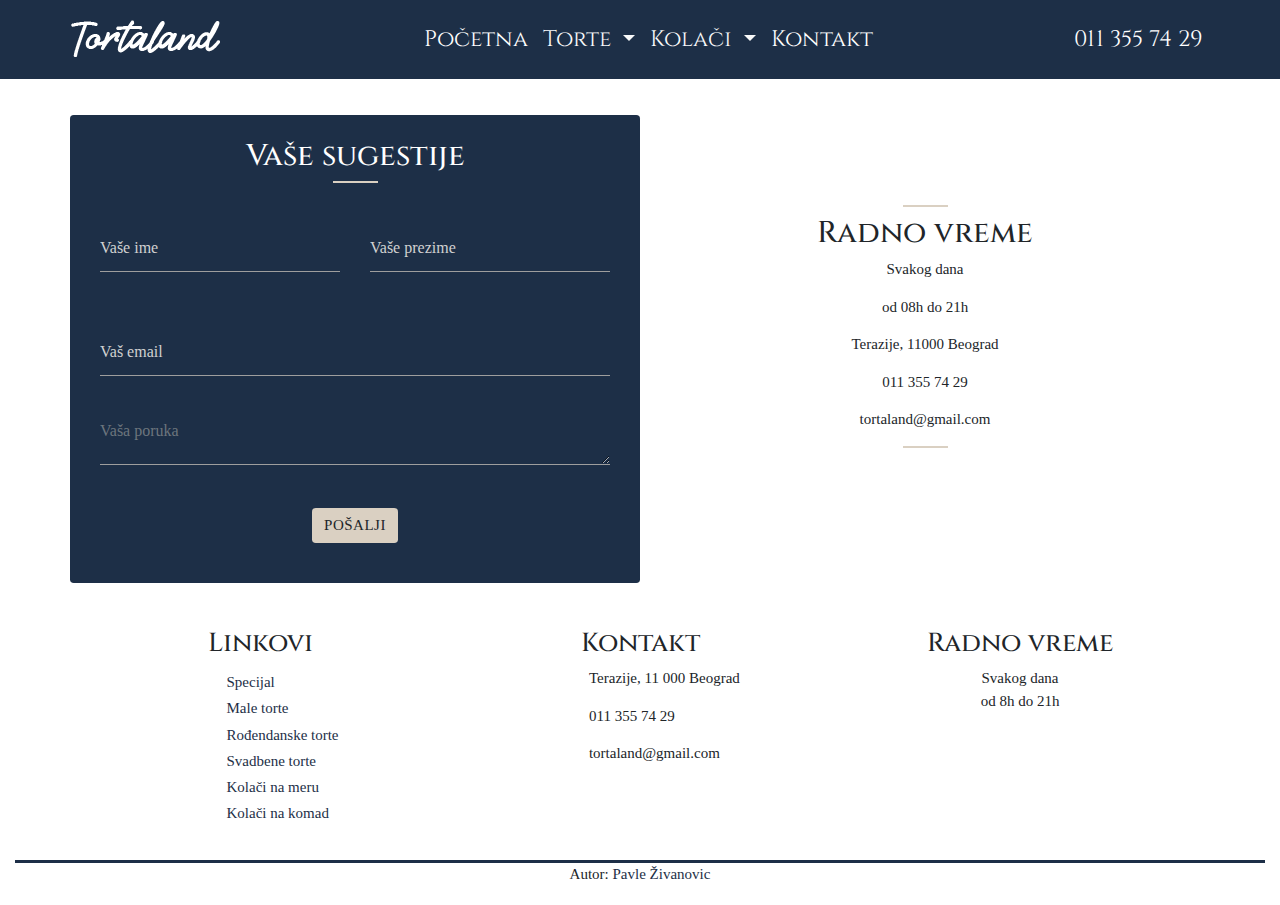
<file: kontakt.html>
<!DOCTYPE html>
<html lang="en">
<head>
    <meta name="description" content="Nalazimo se na Terazijama, radno vreme je svakog dana od 08h do 21h."/>
    <meta name="keywords" content="Tortaland, poslastičarnica, kontakt, Beograd, Terazije"/>
    <meta charset="UTF-8"/>
    <meta name="viewport" content="width=device-width, initial-scale=1.0"/>
    <meta http-equiv="X-UA-Compatible" content="ie=edge"/>
    <title>Kontakt | Tortaland | Poslastičarnica</title>
    <link rel="shortcut icon" href="img/logo.ico" type="image/x-icon"/>
    <link rel="stylesheet" href="mt/css/materialize.min.css"/>
    <link rel="stylesheet" href="bt/css/bootstrap.min.css"/>
    <link rel="stylesheet" href="css/style.min.css"/>
    <link href="https://fonts.googleapis.com/css?family=Cinzel&display=swap" rel="stylesheet">
    <link rel="stylesheet" href="https://use.fontawesome.com/releases/v5.9.0/css/all.css" integrity="sha384-i1LQnF23gykqWXg6jxC2ZbCbUMxyw5gLZY6UiUS98LYV5unm8GWmfkIS6jqJfb4E" crossorigin="anonymous">
    <script src="https://code.jquery.com/jquery-3.3.1.slim.min.js" integrity="sha384-q8i/X+965DzO0rT7abK41JStQIAqVgRVzpbzo5smXKp4YfRvH+8abtTE1Pi6jizo" crossorigin="anonymous"></script>
    <script src="https://cdnjs.cloudflare.com/ajax/libs/popper.js/1.14.7/umd/popper.min.js" integrity="sha384-UO2eT0CpHqdSJQ6hJty5KVphtPhzWj9WO1clHTMGa3JDZwrnQq4sF86dIHNDz0W1" crossorigin="anonymous"></script>
    <script src="https://cdnjs.cloudflare.com/ajax/libs/materialize/1.0.0/js/materialize.min.js"></script>
    <link href="https://fonts.googleapis.com/icon?family=Material+Icons" rel="stylesheet"/>
    <script src="https://code.jquery.com/jquery-3.4.1.min.js"></script>

    <script src="js/main.js"></script>
 
  </head>
<body>
<div class="container-fluid pozadina fixed-top">
        <nav class="navbar navbar-expand-lg navbar-dark container np">
            <a class="navbar-brand" href="index.html"><img src="img/logo2.png" alt="Logo"></a>
            <button class="navbar-toggler border border-light" type="button" data-toggle="collapse" data-target="#navbarNavDropdown" aria-controls="navbarNavDropdown" aria-expanded="false" aria-label="Toggle navigation">
              <span class="navbar-toggler-icon">
              </span>
            </button>
            <div class="collapse navbar-collapse" id="navbarNavDropdown">
              <ul class="navbar-nav ml-lg-auto ml-md-0">
                <li class="nav-item active">
                  <a class="nav-link tekst" href="index.html">Početna<span class="sr-only">(current)</span></a>
                </li>
                <li class="nav-item dropdown">
                    <a class="nav-link dropdown-toggle text-light tekst" href="#" id="navbarDropdownMenuLink" role="button" data-toggle="dropdown" aria-haspopup="true" aria-expanded="false">
                     Torte
                    </a>
                    <div class="dropdown-menu" aria-labelledby="navbarDropdownMenuLink">
                        <a class="dropdown-item tekst" href="specijal.html">Specijal</a>
                      <a class="dropdown-item tekst" href="maleTorte.html">Male </a>
                      <a class="dropdown-item tekst" href="rodjendanskeTorte.html">Rodjendanske </a>
                      <a class="dropdown-item tekst" href="svadbeneTorte.html">Svadbene </a>
                    </div>
                  </li>
                  <li class="nav-item dropdown">
                      <a class="nav-link dropdown-toggle text-light dp tekst" href="#" id="navbarDropdownMenuLink" role="button" data-toggle="dropdown" aria-haspopup="true" aria-expanded="false">
                        Kolači
                      </a>
                      <div class="dropdown-menu dp" aria-labelledby="navbarDropdownMenuLink">
                        <a class="dropdown-item tekst" href="kolaciNaMeru.html">Kolači na meru</a>
                        <a class="dropdown-item tekst" href="kolaciNaKomad.html">Kolači na komad</a>
                    </li>
                    <li class="nav-item active">
                        <a class="nav-link tekst" href="kontakt.html">Kontakt</a>
                      </li>
                    
                     
                        </ul>
                        <ul class="navbar-nav ml-lg-auto ml-md-0 ">
                            <li class="nav-item active ">
                                <a class="nav-link tekst d-flex align-items-center" href="#"><i class="fas fa-phone-alt pr-1 d-flex align-items-center"></i> 011 355 74 29</a>
                             
                              </li>
                        </ul>
                    
            </div>
          </nav>
   
</div>
<div class="container margina">
    <div class="row">
        <div class="col-lg-6  pozadina mt-5 rounded">
          <div class="container">
                <div class="row">
                    <div class="col-lg-12">
                         <h2 class="text-center white-text mt-4">Vaše sugestije</h2>
                            <div class="linija"></div>
                    </div>
                </div>
        <div class="row">
            <form class="col-lg-12">
              <div class="row">
                <div class="input-field  col-xl-6 col-lg-6 col-md-12 col-sm-12 col-xs-12">
                  <input  id="first_name"  placeholder="Vaše ime" type="text" class="validate kontaktForma">
                
                </div>
                <div class="input-field col-xl-6 col-lg-6 col-md-12 col-sm-12 col-xs-12">
                  <input id="last_name" type="text" placeholder="Vaše prezime" class="validate kontaktForma">
           
                </div>
              </div>
            
              <div class="row">
                <div class="input-field col-xl-12 col-lg-12 col-md-12 col-sm-12 col-xs-12">
                  <input id="email"  placeholder="Vaš email"type="email" class="validate kontaktForma">
               
                </div>
              </div>
                  
             
                  <div class="row">
              <div class="form-group col-xl-12 col-lg-12 col-md-12 col-sm-12 col-xs-12 ">
                  <textarea class="form-control kontaktForma text-light" placeholder="Vaša poruka" id="exampleFormControlTextarea1" rows="3"></textarea>
                </div>
              </div>
        
                
                 <div class="row">  
                   <div class="col-lg-12 d-flex">
                      <button type="button" class="btn mod mx-auto" data-toggle="modal" data-target="#exampleModal">
                         Pošalji
                        </button>
                        
                        <!-- Modal -->
                        <div class="modal fade" id="exampleModal" tabindex="-1" role="dialog" aria-labelledby="exampleModalLabel" aria-hidden="true">
                          <div class="modal-dialog" role="document">
                            <div class="modal-content">
                              <div class="modal-header">
                                <h5 class="modal-title" id="exampleModalLabel">Uspešno ste poslali poruku!</h5>
                                <button type="button" class="close" data-dismiss="modal" aria-label="Close">
                                  <span aria-hidden="true">&times;</span>
                                </button>
                              </div>
                              <div class="modal-body">
                               <p>Hvala što nam pišete!</p>
                              </div>
                              <div class="modal-footer">
                                <button type="button" class="btn pozadina bt" data-dismiss="modal">Zatvori</button>
                              
                              </div>
                            </div>
                          </div>
                        </div>
                </div>
                </div> 
            </form>
          </div>
        </div>    
    </div>
    <div class="col-lg-4 margina mx-auto my-auto ">
        <div class="linija"></div>
        <h2 class="text-center">Radno vreme</h2>
        <p class="text-center">Svakog dana</p>
        <p class="text-center">od 08h do 21h</p>
 
        <p class="text-center">Terazije, 11000 Beograd</p>
        <p class="text-center">011 355 74 29</p>
        <p class="text-center">tortaland@gmail.com</p>
        <div class="linija"></div>
    </div>
</div>
</div>



<div class="container ">
    <div class="row mt-5">
      
      <div class="col-lg-4 col-md-6 ml-md-auto ">
        <div class="textHolder">
        <h3 class="">Linkovi</h3>
        </div>
        <div class="d-flex justify-content-center">
        <ul class="">
          <li class="mt-1  ml-5"><a href="specijal.html" class="linkovi">Specijal</a></li>
          <li class="mt-1 ml-5"><a href="maleTorte.html" class="linkovi">Male torte</a></li>
          <li class="mt-1 ml-5"><a href="rodjendanskeTorte.html" class="linkovi">Rođendanske torte</a></li>
          <li class="mt-1 ml-5"><a href="svadbeneTorte.html" class="linkovi">Svadbene torte</a></li>
          <li class="mt-1 ml-5"><a href="kolaciNaMeru.html" class="linkovi">Kolači na meru</a></li>
          <li class="mt-1 ml-5"><a href="kolaciNaKomad.html" class="linkovi">Kolači na komad</a></li>
        </ul>
      </div>
      </div>
      <div class="col-lg-4 col-md-6 mx-md-auto ">
          <h3 class="text-center">Kontakt</h3>
          <div class="textHolder ">
            <div class="twrap ">
          <p class="ml-5"><i class="fas fa-map-marker-alt mr-1 "></i>Terazije, 11 000 Beograd</p>
          <p class="ml-5"><i class="fas fa-phone-alt mr-1"></i>011 355 74 29</p>
          <p class="ml-5"><i class="fas fa-envelope mr-1"></i>tortaland@gmail.com</p>
          <p class="text-center">
              <a href="https://www.facebook.com/" target="blank"><i class="fab fa-facebook-f mr-2 soc"></i></a>
              <a href="https://www.instagram.com/" target="blank"><i class="fab fa-instagram mr-2 soc"></i></a>
               <a href="https://twitter.com/?lang=sr"target="blank"><i class="fab fa-twitter soc mr-2"></i></a>
               <a href="sitemap.xml"target="blank"><i class="fas fa-sitemap soc"></i></a></p>
        </div>
        </div>
      </div>
      <div class="col-lg-4 col-md-12 col-sm-12 ">
          <h3 class="text-center">Radno vreme</h3>
          <p class="mb-0 text-center">Svakog dana</p>
          <p class="text-center">od 8h do 21h</p>
      </div>
        </div>
      </div>
  

<div class="container-fluid ">
  <div class="row ">
    <div class="col-lg-12 fborder ">
      <p class="text-center my-auto"> Autor: <a href="autor.html" class="linkovi autor">Pavle Živanovic</a></p>
    </div>
  </div>
</div>
<script src="bt/js/bootstrap.min.js"></script>
<script src="js/main.js"></script>


   
</body>
</html>
</file>
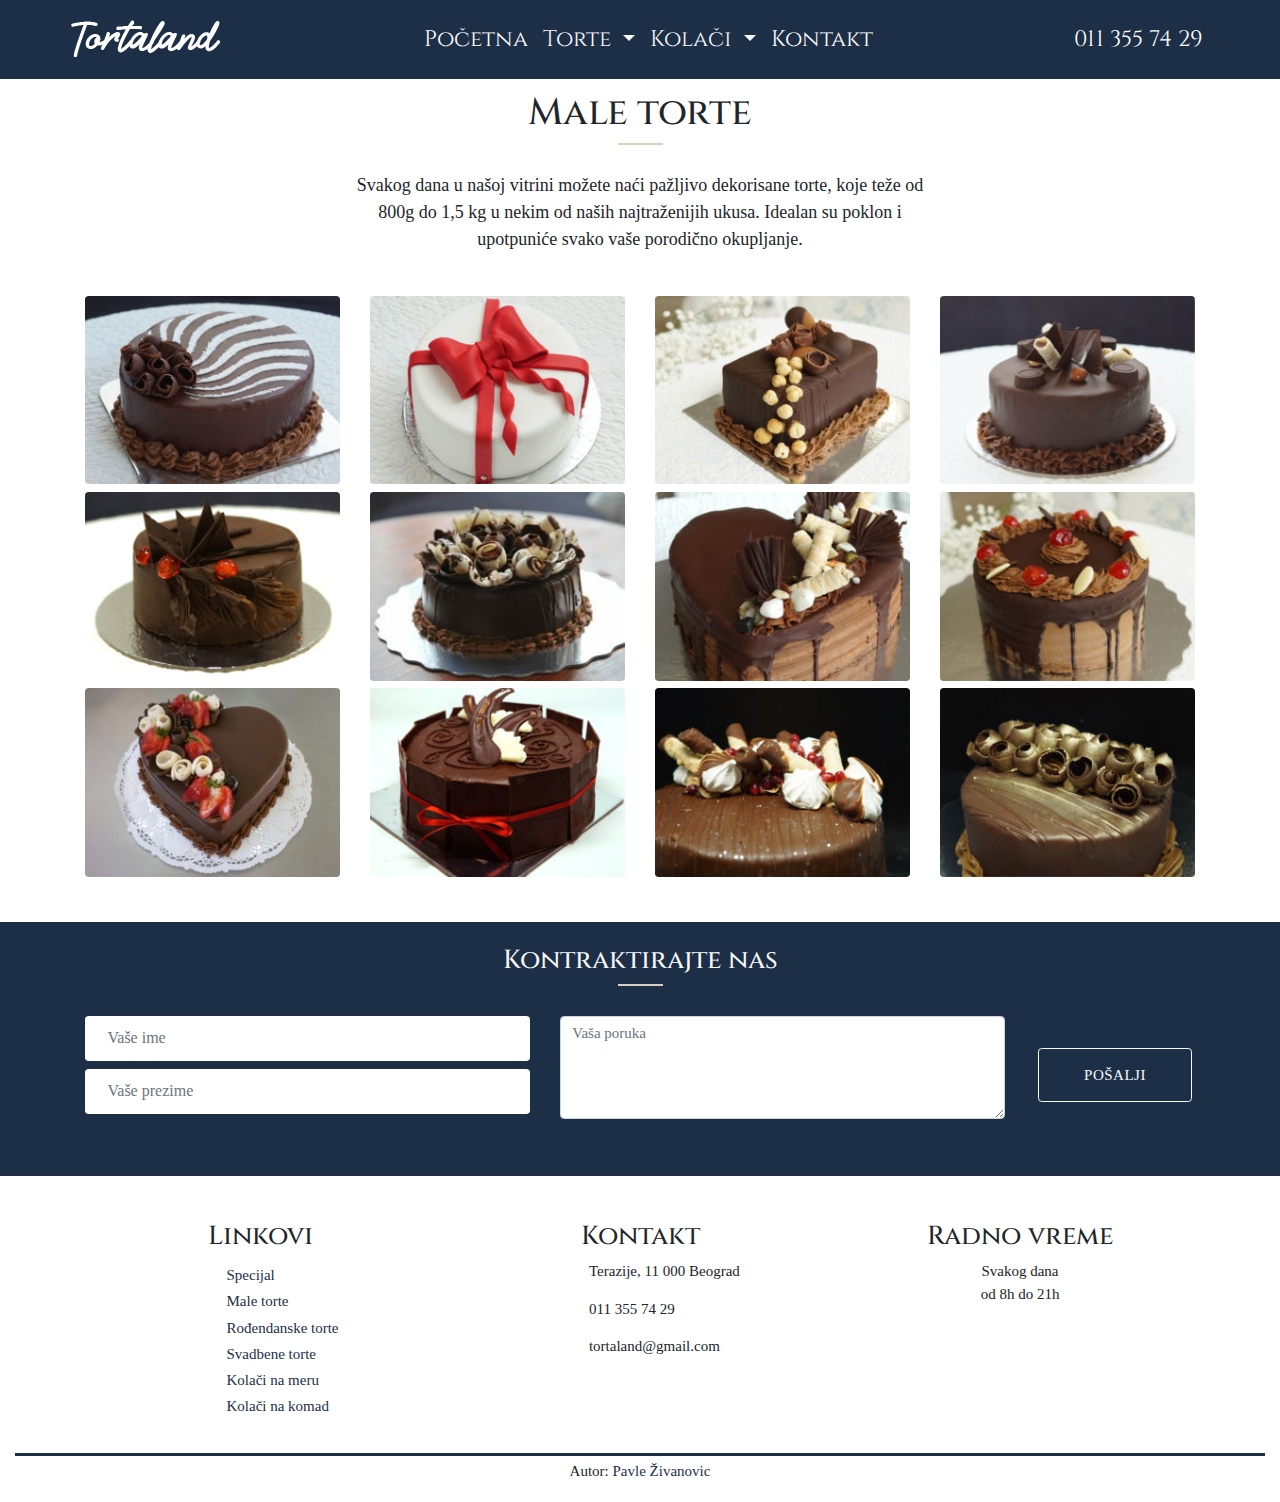
<file: maleTorte.html>
<!DOCTYPE html>
<html lang="en">
<head>
    <meta name="description" content="Pažljivo dekorisane torte koje teže od 800g do 1,5kg. Idealan su poklon i upotpuniće svako vaše porodično okupljanje"/>
    <meta name="keywords" content="Male torte,Tortaland, poslastičarnica, od 800g, do 1.5kg"/>
    <meta charset="UTF-8"/>
    <meta name="viewport" content="width=device-width, initial-scale=1.0"/>
    <meta http-equiv="X-UA-Compatible" content="ie=edge"/>
    <title>Male torte | Tortaland | Poslastičarnica</title>
    <link rel="shortcut icon" href="img/logo.ico" type="image/x-icon"/>
    <link rel="stylesheet" href="mt/css/materialize.min.css"/>
    <link rel="stylesheet" href="bt/css/bootstrap.min.css"/>
    <link rel="stylesheet" href="css/style.min.css"/>
    <link href="https://fonts.googleapis.com/css?family=Cinzel&display=swap" rel="stylesheet">
    <link rel="stylesheet" href="https://use.fontawesome.com/releases/v5.9.0/css/all.css" integrity="sha384-i1LQnF23gykqWXg6jxC2ZbCbUMxyw5gLZY6UiUS98LYV5unm8GWmfkIS6jqJfb4E" crossorigin="anonymous">
    <script src="https://code.jquery.com/jquery-3.3.1.slim.min.js" integrity="sha384-q8i/X+965DzO0rT7abK41JStQIAqVgRVzpbzo5smXKp4YfRvH+8abtTE1Pi6jizo" crossorigin="anonymous"></script>
    <script src="https://cdnjs.cloudflare.com/ajax/libs/popper.js/1.14.7/umd/popper.min.js" integrity="sha384-UO2eT0CpHqdSJQ6hJty5KVphtPhzWj9WO1clHTMGa3JDZwrnQq4sF86dIHNDz0W1" crossorigin="anonymous"></script>
    <script src="https://cdnjs.cloudflare.com/ajax/libs/materialize/1.0.0/js/materialize.min.js"></script>
    <link href="https://fonts.googleapis.com/icon?family=Material+Icons" rel="stylesheet">
  </head>
<body>
<div class="container-fluid pozadina fixed-top">
        <nav class="navbar navbar-expand-lg navbar-dark container np">
            <a class="navbar-brand" href="index.html"><img src="img/logo2.png" alt="Logo"></a>
            <button class="navbar-toggler border border-light" type="button" data-toggle="collapse" data-target="#navbarNavDropdown" aria-controls="navbarNavDropdown" aria-expanded="false" aria-label="Toggle navigation">
              <span class="navbar-toggler-icon">
              </span>
            </button>
            <div class="collapse navbar-collapse" id="navbarNavDropdown">
              <ul class="navbar-nav ml-lg-auto ml-md-0">
                <li class="nav-item active">
                  <a class="nav-link tekst" href="index.html">Početna<span class="sr-only">(current)</span></a>
                </li>
                <li class="nav-item dropdown">
                    <a class="nav-link dropdown-toggle text-light tekst" href="#" id="navbarDropdownMenuLink" role="button" data-toggle="dropdown" aria-haspopup="true" aria-expanded="false">
                     Torte
                    </a>
                    <div class="dropdown-menu" aria-labelledby="navbarDropdownMenuLink">
                        <a class="dropdown-item tekst" href="specijal.html">Specijal</a>
                      <a class="dropdown-item tekst" href="maleTorte.html">Male</a>
                      <a class="dropdown-item tekst" href="rodjendanskeTorte.html">Rodjendanske</a>
                      <a class="dropdown-item tekst" href="svadbeneTorte.html">Svadbene</a>
                    </div>
                  </li>
                  <li class="nav-item dropdown">
                      <a class="nav-link dropdown-toggle text-light dp tekst" href="#" id="navbarDropdownMenuLink" role="button" data-toggle="dropdown" aria-haspopup="true" aria-expanded="false">
                        Kolači
                      </a>
                      <div class="dropdown-menu dp" aria-labelledby="navbarDropdownMenuLink">
                        <a class="dropdown-item tekst" href="kolaciNaMeru.html">Kolači na meru</a>
                        <a class="dropdown-item tekst" href="kolaciNaKomad.html">Kolači na komad</a>
                    </li>
                    <li class="nav-item active">
                        <a class="nav-link tekst" href="kontakt.html">Kontakt</a>
                      </li>
                   
                     
                        </ul>
                        <ul class="navbar-nav ml-lg-auto ml-md-0 ">
                            <li class="nav-item active">
                                <a class="nav-link tekst d-flex align-items-center" href="#"><i class="fas fa-phone-alt pr-1 d-flex align-items-center"></i> 011 355 74 29</a>
                             
                              </li>
                        </ul>
                    
            </div>
          </nav>
   
</div>
<div class="container-fluid mt-5">
    <div class="row ">
            <div class="col-lg-12">
                <h1 class="text-center mt-5">Male torte</h1>
                <div class="linija"></div>
            </div>
          </div>
            <div class="row">
                <div class="col-xl-6 col-lg-6 col-md-8 col-sm-8 col-xs-10 mx-auto">
                        <p class="text-center tekstVeci">Svakog dana u našoj vitrini možete naći pažljivo dekorisane torte, koje teže od 800g do 1,5 kg u nekim od naših najtraženijih ukusa. Idealan su poklon i upotpuniće svako vaše porodično okupljanje.</p>
                </div>
            </div>
    </div>
</div>
<div class="container">
<div class="row">
  <div class="col-xl-3 col-lg-4 col-md-6 col-sm-6 col-xs-12 mt-2">
    <img class="materialboxed rounded mx-auto img-fluid" src="img/mt1.jpg" alt="mt1"/>
</div>
<div class="col-xl-3 col-lg-4 col-md-6 col-sm-6 col-xs-12 mt-2 rel">
  <img class="materialboxed rounded mx-auto img-fluid"  src="img/mt2.jpg" alt="mt2"/>
</div>
<div class="col-xl-3 col-lg-4 col-md-6 col-sm-6 col-xs-12 mt-2">
  <img class="materialboxed rounded mx-auto img-fluid"  src="img/mt3.jpg" alt="mt3"/>
</div>
<div class="col-xl-3 col-lg-4 col-md-6 col-sm-6 col-xs-12 mt-2">
  <img class="materialboxed rounded mx-auto img-fluid"  src="img/mt4.jpg" alt="mt4"/>
</div>
<div class="col-xl-3 col-lg-4 col-md-6 col-sm-6 col-xs-12 mt-2">
  <img class="materialboxed rounded mx-auto img-fluid"  src="img/mt5.jpg" alt="mt5"/>
</div>
<div class="col-xl-3 col-lg-4 col-md-6 col-sm-6 col-xs-12 mt-2">
  <img class="materialboxed rounded mx-auto img-fluid"  src="img/mt6.jpg" alt="mt6"/>
</div>
<div class="col-xl-3 col-lg-4 col-md-6 col-sm-6 col-xs-12 mt-2 mx-auto">
  <img class="materialboxed rounded mx-auto img-fluid"  src="img/mt7.jpg" alt="mt7"/>
</div>
<div class="col-xl-3 col-lg-4 col-md-6 col-sm-6 col-xs-12 mt-2">
  <img class="materialboxed rounded mx-auto img-fluid"  src="img/mt8.jpg" alt="mt8"/>
</div>
<div class="col-xl-3 col-lg-4 col-md-6 col-sm-6 col-xs-12 mt-2">
  <img class="materialboxed rounded mx-auto img-fluid"  src="img/mt9.jpg" alt="mt9"/>
</div>
<div class="col-xl-3 col-lg-4 col-md-6 col-sm-6 col-xs-12 mt-2">
  <img class="materialboxed rounded mx-auto img-fluid"  src="img/mt10.jpg" alt="mt10"/>
</div>
<div class="col-xl-3 col-lg-4 col-md-6 col-sm-6 col-xs-12 mt-2">
  <img class="materialboxed rounded mx-auto img-fluid"  src="img/mt11.jpg" alt="mt11"/>
</div>
<div class="col-xl-3 col-lg-4 col-md-6 col-sm-6 col-xs-12 mt-2">
  <img class="materialboxed rounded mx-auto img-fluid" width="w-100" src="img/mt12.jpg" alt="mt12"/>
</div>
</div>
</div>

<div class="container-fluid pozadina p-4 mt-5">
    <div class="container my-auto">
<div class="row mb-4">
    <div class="col-lg-12 p-0">
        <h3 class="text-center text-light">Kontraktirajte nas</h3>
    <div class="linija"></div>
  </div>
</div>
  <div class="row">
    <div class="col-lg-5"><form id="forma" action="" method="GET">
      <div class="form-group mb-2">
        
        <input type="text" class="form-control p-4" id="formGroupExampleInput" placeholder="Vaše ime"/>
      </div>
      <div class="form-group mb-2">
        <input type="text" class="form-control p-4" id="formGroupExampleInput2" placeholder="Vaše prezime"/>
      </div>
    </form></div>
    <div class="col-lg-5">
        <form id="forma" action="" method="GET">
      <div class="form-group">
        <textarea class="form-control" id="exampleFormControlTextarea1" rows="4" placeholder="Vaša poruka"></textarea>
      </div>
    </form>
    </div>
    <div class="col-lg-2 col-md-10 col-sm-12 col-xs-12 mx-auto d-flex align-items-center">
        <input class="btn btn-transparent border border-light text-light mx-auto pl-5 pr-5 pt-3 pb-3" type="submit"form="forma" value="Pošalji">
    </div>
  </div>
</div>
</div>
<div class="container">
    <div class="row mt-5">
      
      <div class="col-lg-4 col-md-6 ml-md-auto ">
        <div class="textHolder">
        <h3 class="">Linkovi</h3>
        </div>
        <div class="d-flex justify-content-center">
        <ul class="">
          <li class="mt-1  ml-5"><a href="specijal.html" class="linkovi">Specijal</a></li>
          <li class="mt-1 ml-5"><a href="maleTorte.html" class="linkovi">Male torte</a></li>
          <li class="mt-1 ml-5"><a href="rodjendanskeTorte.html" class="linkovi">Rođendanske torte</a></li>
          <li class="mt-1 ml-5"><a href="svadbeneTorte.html" class="linkovi">Svadbene torte</a></li>
          <li class="mt-1 ml-5"><a href="kolaciNaMeru.html" class="linkovi">Kolači na meru</a></li>
          <li class="mt-1 ml-5"><a href="kolaciNaKomad.html" class="linkovi">Kolači na komad</a></li>
        </ul>
      </div>
      </div>
      <div class="col-lg-4 col-md-6 mx-md-auto ">
          <h3 class="text-center">Kontakt</h3>
          <div class="textHolder ">
            <div class="twrap ">
          <p class="ml-5"><i class="fas fa-map-marker-alt mr-1 "></i>Terazije, 11 000 Beograd</p>
          <p class="ml-5"><i class="fas fa-phone-alt mr-1"></i>011 355 74 29</p>
          <p class="ml-5"><i class="fas fa-envelope mr-1"></i>tortaland@gmail.com</p>
          <p class="text-center">
              <a href="https://www.facebook.com/" target="blank"><i class="fab fa-facebook-f mr-2 soc"></i></a>
              <a href="https://www.instagram.com/" target="blank"><i class="fab fa-instagram mr-2 soc"></i></a>
               <a href="https://twitter.com/?lang=sr"target="blank"><i class="fab fa-twitter soc mr-2"></i></a>
               <a href="sitemap.xml"target="blank"><i class="fas fa-sitemap soc"></i></a></p>
        </div>
        </div>
      </div>
      <div class="col-lg-4 col-md-12 col-sm-12 ">
          <h3 class="text-center">Radno vreme</h3>
          <p class="mb-0 text-center">Svakog dana</p>
          <p class="text-center">od 8h do 21h</p>
      </div>
        </div>
      </div>
  

<div class="container-fluid mt-3 ">
  <div class="row mt-3">
    <div class="col-lg-12 fborder pt-1">
      <p class="text-center my-auto"> Autor: <a href="autor.html" class="linkovi autor">Pavle Živanovic</a></p>
    </div>
  </div>
</div>
<script src="bt/js/bootstrap.min.js"></script>
<script src="mt/js/moj.js"></script>

   
</body>
</html>
</file>
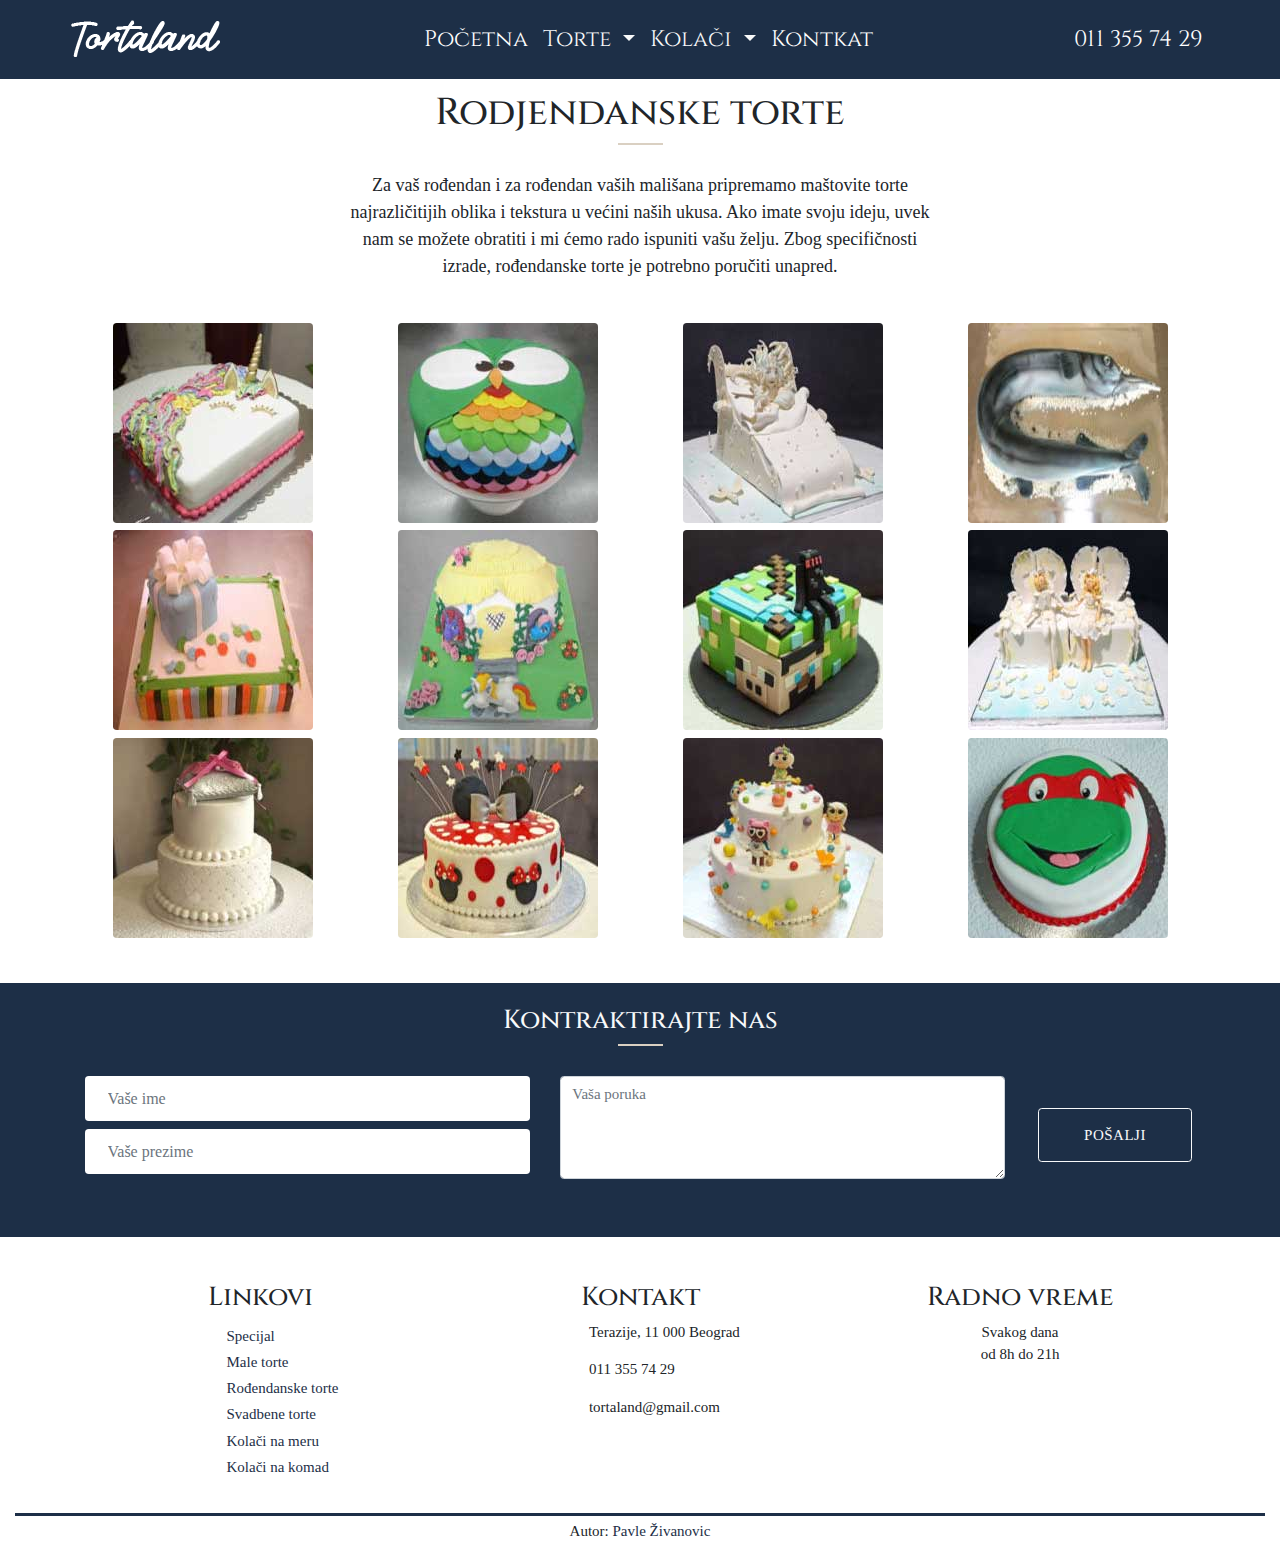
<file: rodjendanskeTorte.html>
<!DOCTYPE html>
<html lang="en">
<head>
    <meta name="description" content="Za vaš rođendan i za rođendan vaših mališana pripremamo maštovite torte najrazličitijih oblika i tekstura u većini naših ukusa"/>
    <meta name="keywords" content="Rođendanske torte, Tortaland, poslastičarnica, poručiti unapred"/>
    <meta charset="UTF-8"/>
    <meta name="viewport" content="width=device-width, initial-scale=1.0"/>
    <meta http-equiv="X-UA-Compatible" content="ie=edge"/>
    <title>Rođendanske torte | Tortaland | Poslasticarnica</title>
    <link rel="shortcut icon" href="img/logo.ico" type="image/x-icon"/>
    <link rel="stylesheet" href="mt/css/materialize.min.css"/>
    <link rel="stylesheet" href="bt/css/bootstrap.min.css"/>
    <link rel="stylesheet" href="css/style.min.css"/>
    <link href="https://fonts.googleapis.com/css?family=Cinzel&display=swap" rel="stylesheet">
    <link rel="stylesheet" href="https://use.fontawesome.com/releases/v5.9.0/css/all.css" integrity="sha384-i1LQnF23gykqWXg6jxC2ZbCbUMxyw5gLZY6UiUS98LYV5unm8GWmfkIS6jqJfb4E" crossorigin="anonymous">
    <script src="https://code.jquery.com/jquery-3.3.1.slim.min.js" integrity="sha384-q8i/X+965DzO0rT7abK41JStQIAqVgRVzpbzo5smXKp4YfRvH+8abtTE1Pi6jizo" crossorigin="anonymous"></script>
    <script src="https://cdnjs.cloudflare.com/ajax/libs/popper.js/1.14.7/umd/popper.min.js" integrity="sha384-UO2eT0CpHqdSJQ6hJty5KVphtPhzWj9WO1clHTMGa3JDZwrnQq4sF86dIHNDz0W1" crossorigin="anonymous"></script>
    <script src="https://cdnjs.cloudflare.com/ajax/libs/materialize/1.0.0/js/materialize.min.js"></script>
    <link href="https://fonts.googleapis.com/icon?family=Material+Icons" rel="stylesheet">
  </head>
<body>
<div class="container-fluid pozadina fixed-top">
        <nav class="navbar navbar-expand-lg navbar-dark container np">
            <a class="navbar-brand" href="index.html"><img src="img/logo2.png" alt="Logo"></a>
            <button class="navbar-toggler border border-light" type="button" data-toggle="collapse" data-target="#navbarNavDropdown" aria-controls="navbarNavDropdown" aria-expanded="false" aria-label="Toggle navigation">
              <span class="navbar-toggler-icon">
              </span>
            </button>
            <div class="collapse navbar-collapse" id="navbarNavDropdown">
              <ul class="navbar-nav ml-lg-auto ml-md-0">
                <li class="nav-item active">
                  <a class="nav-link tekst" href="index.html">Početna<span class="sr-only">(current)</span></a>
                </li>
                <li class="nav-item dropdown">
                    <a class="nav-link dropdown-toggle text-light tekst" href="#" id="navbarDropdownMenuLink" role="button" data-toggle="dropdown" aria-haspopup="true" aria-expanded="false">
                     Torte
                    </a>
                    <div class="dropdown-menu" aria-labelledby="navbarDropdownMenuLink">
                        <a class="dropdown-item tekst" href="specijal.html">Specijal</a>
                      <a class="dropdown-item tekst" href="maleTorte.html">Male</a>
                      <a class="dropdown-item tekst" href="rodjendanskeTorte.html">Rodjendanske</a>
                      <a class="dropdown-item tekst" href="svadbeneTorte.html">Svadbene</a>
                    </div>
                  </li>
                  <li class="nav-item dropdown">
                      <a class="nav-link dropdown-toggle text-light dp tekst" href="#" id="navbarDropdownMenuLink" role="button" data-toggle="dropdown" aria-haspopup="true" aria-expanded="false">
                        Kolači
                      </a>
                      <div class="dropdown-menu dp" aria-labelledby="navbarDropdownMenuLink">
                        <a class="dropdown-item tekst" href="kolaciNaMeru.html">Kolači na meru</a>
                        <a class="dropdown-item tekst" href="kolaciNaKomad.html">Kolači na komad</a>
                    </li>
                    <li class="nav-item active">
                        <a class="nav-link tekst" href="kontakt.html">Kontkat</a>
                      </li>
                   
                     
                        </ul>
                        <ul class="navbar-nav ml-lg-auto ml-md-0 ">
                            <li class="nav-item active">
                                <a class="nav-link tekst d-flex align-items-center" href="#"><i class="fas fa-phone-alt pr-1 d-flex align-items-center"></i> 011 355 74 29</a>
                             
                              </li>
                        </ul>
                    
            </div>
          </nav>
   
</div>
<div class="container-fluid mt-5">
    <div class="row ">
            <div class="col-lg-12">
                <h1 class="text-center mt-5">Rodjendanske torte</h1>
                <div class="linija"></div>
            </div>
          </div>
            <div class="row">
                <div class="col-xl-6 col-lg-6 col-md-8 col-sm-8 col-xs-10 mx-auto">
                        <p class="text-center tekstVeci">Za vaš rođendan i za rođendan vaših mališana pripremamo maštovite torte najrazličitijih oblika i tekstura u većini naših ukusa. Ako imate svoju ideju, uvek nam se možete obratiti i mi ćemo rado ispuniti vašu želju. Zbog specifičnosti izrade, rođendanske torte je potrebno poručiti unapred.</p>
                </div>
            </div>
    </div>
</div>
<div class="container">
<div class="row">
  <div class="col-xl-3 col-lg-4 col-md-6 col-sm-6 col-xs-12 mt-2">
    <img class="materialboxed rounded mx-auto img-fluid" src="img/rodj1.jpg" alt="rt1"/>
</div>
<div class="col-xl-3 col-lg-4 col-md-6 col-sm-6 col-xs-12 mt-2 rel">
  <img class="materialboxed rounded mx-auto img-fluid"  src="img/rodj2.jpg" alt="rt2"/>
</div>
<div class="col-xl-3 col-lg-4 col-md-6 col-sm-6 col-xs-12 mt-2">
  <img class="materialboxed rounded mx-auto img-fluid"  src="img/rodj3.jpg" alt="rt3"/>
</div>
<div class="col-xl-3 col-lg-4 col-md-6 col-sm-6 col-xs-12 mt-2">
  <img class="materialboxed rounded mx-auto img-fluid"  src="img/rodj4.jpg" alt="rt4"/>
</div>
<div class="col-xl-3 col-lg-4 col-md-6 col-sm-6 col-xs-12 mt-2">
  <img class="materialboxed rounded mx-auto img-fluid"  src="img/rodj5.jpg" alt="rt5"/>
</div>
<div class="col-xl-3 col-lg-4 col-md-6 col-sm-6 col-xs-12 mt-2">
  <img class="materialboxed rounded mx-auto img-fluid"  src="img/rodj6.jpg" alt="rt6"/>
</div>
<div class="col-xl-3 col-lg-4 col-md-6 col-sm-6 col-xs-12 mt-2 mx-auto">
  <img class="materialboxed rounded mx-auto img-fluid"  src="img/rodj7.jpg" alt="rt7"/>
</div>
<div class="col-xl-3 col-lg-4 col-md-6 col-sm-6 col-xs-12 mt-2">
  <img class="materialboxed rounded mx-auto img-fluid"  src="img/rodj8.jpg" alt="rt8"/>
</div>
<div class="col-xl-3 col-lg-4 col-md-6 col-sm-6 col-xs-12 mt-2">
  <img class="materialboxed rounded mx-auto img-fluid"  src="img/rodj9.jpg" alt="rt9"/>
</div>
<div class="col-xl-3 col-lg-4 col-md-6 col-sm-6 col-xs-12 mt-2">
  <img class="materialboxed rounded mx-auto img-fluid"  src="img/rodj10.jpg" alt="rt10"/>
</div>
<div class="col-xl-3 col-lg-4 col-md-6 col-sm-6 col-xs-12 mt-2">
  <img class="materialboxed rounded mx-auto img-fluid"  src="img/rodj11.jpg" alt="rt11"/>
</div>
<div class="col-xl-3 col-lg-4 col-md-6 col-sm-6 col-xs-12 mt-2">
  <img class="materialboxed rounded mx-auto img-fluid"  src="img/rodj12.jpg" alt="rt12"/>
</div>

</div>
</div>

<div class="container-fluid pozadina p-4 mt-5">
    <div class="container my-auto">
<div class="row mb-4">
    <div class="col-lg-12 p-0">
        <h3 class="text-center text-light">Kontraktirajte nas</h3>
    <div class="linija"></div>
  </div>
</div>
  <div class="row">
    <div class="col-lg-5"><form id="forma" action="" method="GET">
      <div class="form-group mb-2">
        
        <input type="text" class="form-control p-4" id="formGroupExampleInput" placeholder="Vaše ime"/>
      </div>
      <div class="form-group mb-2">
        <input type="text" class="form-control p-4" id="formGroupExampleInput2" placeholder="Vaše prezime"/>
      </div>
    </form></div>
    <div class="col-lg-5">
        <form id="forma" action="" method="GET">
      <div class="form-group">
        <textarea class="form-control" id="exampleFormControlTextarea1" rows="4" placeholder="Vaša poruka"></textarea>
      </div>
    </form>
    </div>
    <div class="col-lg-2 col-md-10 col-sm-12 col-xs-12 mx-auto d-flex align-items-center">
        <input class="btn btn-transparent border border-light text-light mx-auto pl-5 pr-5 pt-3 pb-3" type="submit"form="forma" value="Pošalji">
    </div>
  </div>
</div>
</div>
<div class="container">
    <div class="row mt-5">
      
      <div class="col-lg-4 col-md-6 ml-md-auto ">
        <div class="textHolder">
        <h3 class="">Linkovi</h3>
        </div>
        <div class="d-flex justify-content-center">
        <ul class="">
          <li class="mt-1  ml-5"><a href="specijal.html" class="linkovi">Specijal</a></li>
          <li class="mt-1 ml-5"><a href="maleTorte.html" class="linkovi">Male torte</a></li>
          <li class="mt-1 ml-5"><a href="rodjendanskeTorte.html" class="linkovi">Rođendanske torte</a></li>
          <li class="mt-1 ml-5"><a href="svadbeneTorte.html" class="linkovi">Svadbene torte</a></li>
          <li class="mt-1 ml-5"><a href="kolaciNaMeru.html" class="linkovi">Kolači na meru</a></li>
          <li class="mt-1 ml-5"><a href="kolaciNaKomad.html" class="linkovi">Kolači na komad</a></li>
        </ul>
      </div>
      </div>
      <div class="col-lg-4 col-md-6 mx-md-auto ">
          <h3 class="text-center">Kontakt</h3>
          <div class="textHolder ">
            <div class="twrap ">
          <p class="ml-5"><i class="fas fa-map-marker-alt mr-1 "></i>Terazije, 11 000 Beograd</p>
          <p class="ml-5"><i class="fas fa-phone-alt mr-1"></i>011 355 74 29</p>
          <p class="ml-5"><i class="fas fa-envelope mr-1"></i>tortaland@gmail.com</p>
          <p class="text-center">
              <a href="https://www.facebook.com/" target="blank"><i class="fab fa-facebook-f mr-2 soc"></i></a>
              <a href="https://www.instagram.com/" target="blank"><i class="fab fa-instagram mr-2 soc"></i></a>
               <a href="https://twitter.com/?lang=sr"target="blank"><i class="fab fa-twitter soc mr-2"></i></a>
               <a href="sitemap.xml"target="blank"><i class="fas fa-sitemap soc"></i></a></p>
        </div>
        </div>
      </div>
      <div class="col-lg-4 col-md-12 col-sm-12 ">
          <h3 class="text-center">Radno vreme</h3>
          <p class="mb-0 text-center">Svakog dana</p>
          <p class="text-center">od 8h do 21h</p>
      </div>
        </div>
      </div>
  

<div class="container-fluid mt-3 ">
  <div class="row mt-3">
    <div class="col-lg-12 fborder pt-1">
      <p class="text-center my-auto"> Autor: <a href="autor.html" class="linkovi autor">Pavle Živanovic</a></p>
    </div>
  </div>
</div>
<script src="bt/js/bootstrap.min.js"></script>
<script src="mt/js/moj.js"></script>

   
</body>
</html>
</file>
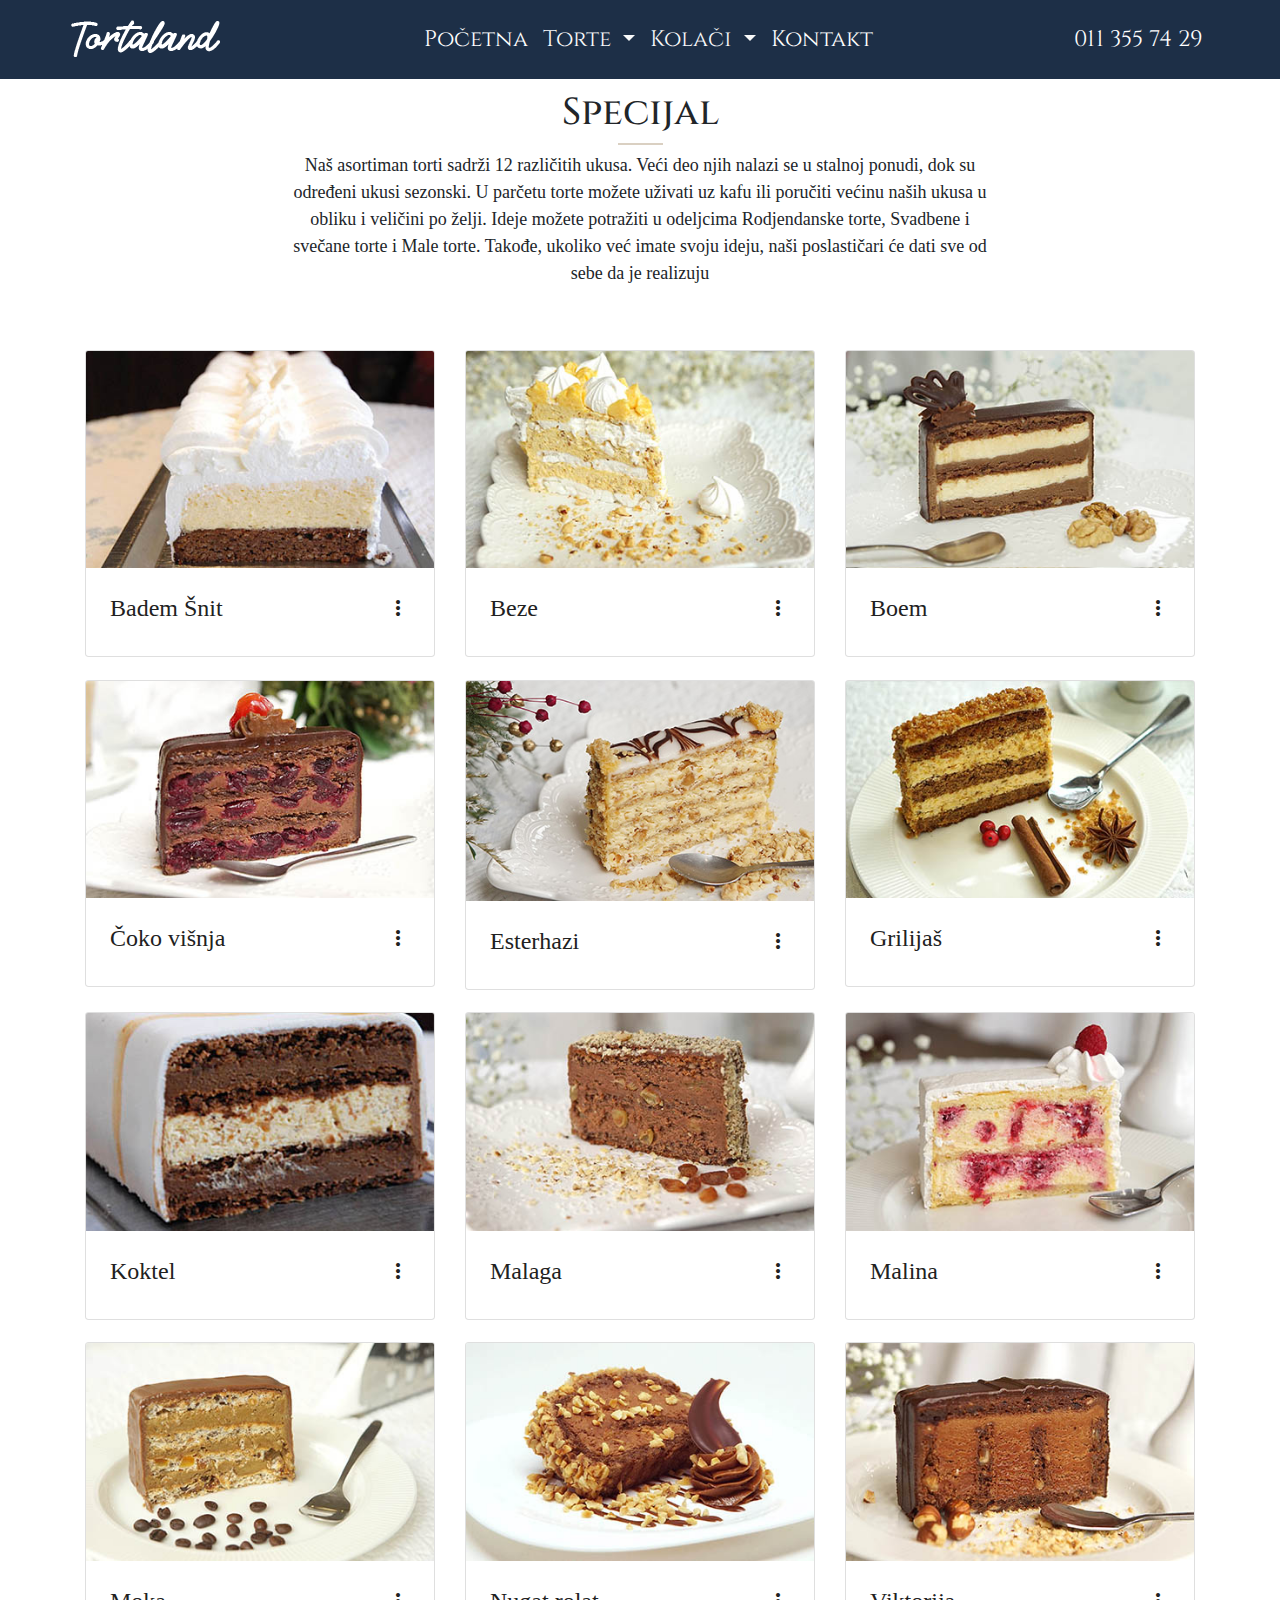
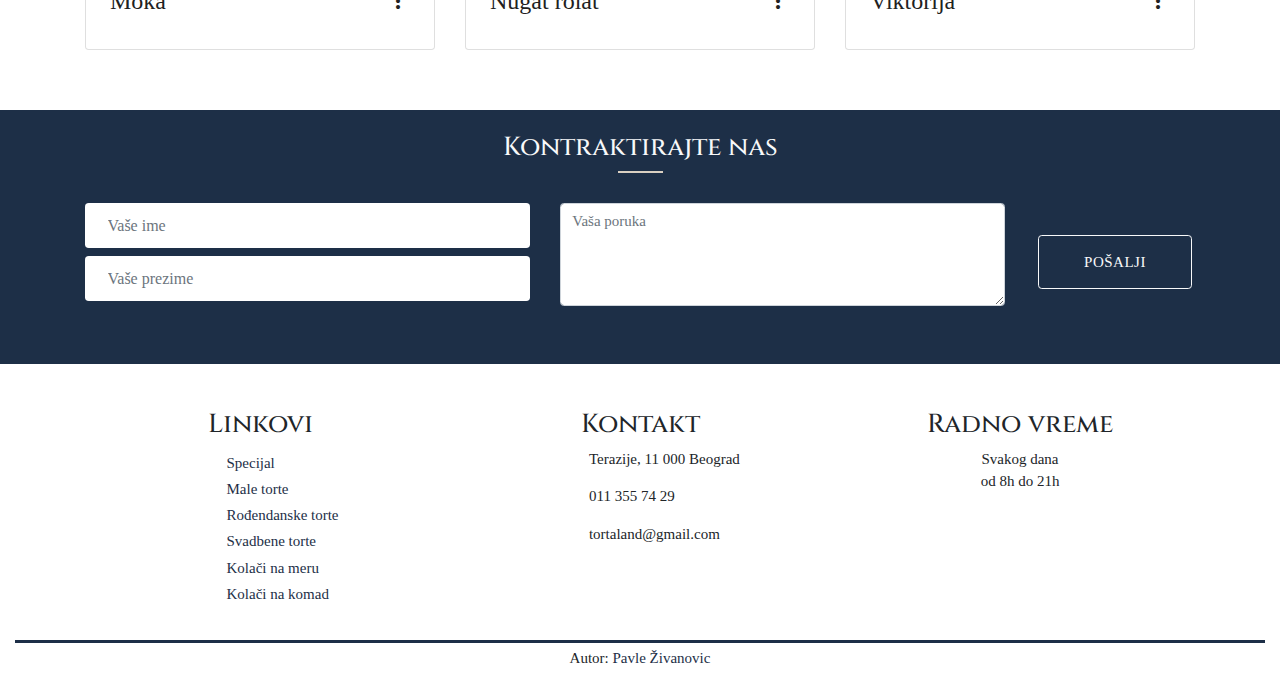
<file: specijal.html>
<!DOCTYPE html>
<html lang="en">
<head>
    <meta name="description" content="Naš asortiman torti sadrži 12 različitih ukusa. Veći deo njih nalazi se u stalnoj ponudi, dok su određeni ukusi sezonski. "/>
    <meta name="keywords" content="Specijal, Tortaland, poslastičarnica, 12 različitih ukusa, reforma, beze, boem, badem šnit"/>
    <meta charset="UTF-8"/>
    <meta name="viewport" content="width=device-width, initial-scale=1.0"/>
    <meta http-equiv="X-UA-Compatible" content="ie=edge"/>
    <title>Specijal | Tortaland | Poslasticarnica</title>
    <link rel="shortcut icon" href="img/logo.ico" type="image/x-icon"/>
    <link rel="stylesheet" href="mt/css/materialize.min.css"/>
    <link rel="stylesheet" href="bt/css/bootstrap.min.css"/>
    <link rel="stylesheet" href="css/style.min.css"/>
    <link href="https://fonts.googleapis.com/css?family=Cinzel&display=swap" rel="stylesheet">
    <link rel="stylesheet" href="https://use.fontawesome.com/releases/v5.9.0/css/all.css" integrity="sha384-i1LQnF23gykqWXg6jxC2ZbCbUMxyw5gLZY6UiUS98LYV5unm8GWmfkIS6jqJfb4E" crossorigin="anonymous">
    <script src="https://code.jquery.com/jquery-3.3.1.slim.min.js" integrity="sha384-q8i/X+965DzO0rT7abK41JStQIAqVgRVzpbzo5smXKp4YfRvH+8abtTE1Pi6jizo" crossorigin="anonymous"></script>
    <script src="https://cdnjs.cloudflare.com/ajax/libs/popper.js/1.14.7/umd/popper.min.js" integrity="sha384-UO2eT0CpHqdSJQ6hJty5KVphtPhzWj9WO1clHTMGa3JDZwrnQq4sF86dIHNDz0W1" crossorigin="anonymous"></script>
    <script src="https://cdnjs.cloudflare.com/ajax/libs/materialize/1.0.0/js/materialize.min.js"></script>
    <link href="https://fonts.googleapis.com/icon?family=Material+Icons" rel="stylesheet">
  </head>
<body>
<div class="container-fluid pozadina fixed-top">
        <nav class="navbar navbar-expand-lg navbar-dark container np">
            <a class="navbar-brand" href="index.html"><img src="img/logo2.png" alt="Logo"></a>
            <button class="navbar-toggler border border-light" type="button" data-toggle="collapse" data-target="#navbarNavDropdown" aria-controls="navbarNavDropdown" aria-expanded="false" aria-label="Toggle navigation">
              <span class="navbar-toggler-icon">
              </span>
            </button>
            <div class="collapse navbar-collapse" id="navbarNavDropdown">
              <ul class="navbar-nav ml-lg-auto ml-md-0">
                <li class="nav-item active">
                  <a class="nav-link tekst" href="index.html">Početna<span class="sr-only">(current)</span></a>
                </li>
                <li class="nav-item dropdown">
                    <a class="nav-link dropdown-toggle text-light tekst" href="#" id="navbarDropdownMenuLink" role="button" data-toggle="dropdown" aria-haspopup="true" aria-expanded="false">
                     Torte
                    </a>
                    <div class="dropdown-menu" aria-labelledby="navbarDropdownMenuLink">
                        <a class="dropdown-item tekst" href="specijal.html">Specijal</a>
                      <a class="dropdown-item tekst" href="maleTorte.html">Male</a>
                      <a class="dropdown-item tekst" href="rodjendanskeTorte.html">Rodjendanske </a>
                      <a class="dropdown-item tekst" href="svadbeneTorte.html">Svadbene</a>
                    </div>
                  </li>
                  <li class="nav-item dropdown">
                      <a class="nav-link dropdown-toggle text-light dp tekst" href="#" id="navbarDropdownMenuLink" role="button" data-toggle="dropdown" aria-haspopup="true" aria-expanded="false">
                        Kolači
                      </a>
                      <div class="dropdown-menu dp" aria-labelledby="navbarDropdownMenuLink">
                        <a class="dropdown-item tekst" href="kolaciNaMeru.html">Kolači na meru</a>
                        <a class="dropdown-item tekst" href="kolaciNaKomad.html">Kolači na komad</a>
                    </li>
                    <li class="nav-item active">
                        <a class="nav-link tekst" href="kontakt.html">Kontakt</a>
                      </li>
                   
                     
                        </ul>
                        <ul class="navbar-nav ml-lg-auto ml-md-0 ">
                            <li class="nav-item active ">
                                <a class="nav-link tekst d-flex align-items-center" href="#"><i class="fas fa-phone-alt pr-1 d-flex align-items-center"></i> 011 355 74 29</a>
                             
                              </li>
                        </ul>
                    
            </div>
          </nav>
   
</div>
<div class="container-fluid mt-5">
    <div class="row ">
            <div class="col-lg-12">
                <h1 class="text-center mt-5">Specijal</h1>
                <div class="linija"></div>
            </div>
            <div class="row d-flex justify-content-center">
                <div class="col-lg-7">
                        <p class="text-center tekstVeci">Naš asortiman torti sadrži 12 različitih ukusa. Veći deo njih nalazi se u stalnoj ponudi, dok su određeni ukusi sezonski. U parčetu torte možete uživati uz kafu ili poručiti većinu naših ukusa u obliku i veličini po želji. Ideje možete potražiti u odeljcima Rodjendanske torte, Svadbene i svečane torte i Male torte. Takođe, ukoliko već imate svoju ideju, naši poslastičari će dati sve od sebe da je realizuju</p>
                </div>
            </div>
    </div>
</div>
<div class="container"> 
    <div class="row">

                <div class="col-lg-4 col-md-6 col-xs-12">
                  <div class="card">
                    <div class="card-image waves-effect waves-block waves-light">
                      <img class="activator" src="img/spec1.jpg" alt="spec1"/>
                    </div>
                    <div class="card-content">
                      <span class="card-title activator grey-text text-darken-4">Badem Šnit<i class="material-icons right">more_vert</i></span>
                    </div>
                    <div class="card-reveal">
                      <span class="card-title grey-text text-darken-4">Recept:<i class="material-icons right">close</i></span>
                      <h4>Kore:</h4>
                      <p>Jaja, šećer,puter, brašno, čokolada, badem</p>
                      <h4>Krem:</h4>
                      <p>Jaja, šećer,puter, slatka pavlaka, badem</p> 
                    </div>
                  </div>
                </div>
                <div class="col-lg-4 col-md-6 col-xs-12">
                    <div class="card">
                      <div class="card-image waves-effect waves-block waves-light">
                        <img class="activator" src="img/spec2.jpg" alt="spec2"/>
                      </div>
                      <div class="card-content">
                        <span class="card-title activator grey-text text-darken-4">Beze<i class="material-icons right">more_vert</i></span>
                      </div>
                      <div class="card-reveal">
                        <span class="card-title grey-text text-darken-4">Recept:<i class="material-icons right">close</i></span>
                        <h4>Kore:</h4>
                        <p>Belanca, šećer</p>
                        <h4>Krem:</h4>
                        <p>Jaja, šećer, puter, slatka pavlaka, lešnik</p> 
                      </div>
                    </div>
                </div>
                <div class="col-lg-4 col-md-6 col-xs-12">
                    <div class="card">
                      <div class="card-image waves-effect waves-block waves-light">
                        <img class="activator" src="img/spec3.jpg" alt="spec3"/>
                      </div>
                      <div class="card-content">
                        <span class="card-title activator grey-text text-darken-4">Boem<i class="material-icons right">more_vert</i></span>
                      </div>
                      <div class="card-reveal">
                        <span class="card-title grey-text text-darken-4">Recept:<i class="material-icons right">close</i></span>
                        <h4>Kore:</h4>
                        <p>Belanca, šećer, brašno, kakao, orah</p>
                        <h4>Krem:</h4>
                        <p>Jaja, šećer,puter, čokolada, mleko, gustin, slatka pavlaka</p> 
                      </div>
                    </div>
                </div>
                <div class="col-lg-4 col-md-6 col-xs-12">
                    <div class="card">
                      <div class="card-image waves-effect waves-block waves-light">
                        <img class="activator" src="img/spec4.jpg" alt="spec4"/>
                      </div>
                      <div class="card-content">
                        <span class="card-title activator grey-text text-darken-4">Čoko višnja<i class="material-icons right">more_vert</i></span>
                      </div>
                      <div class="card-reveal">
                        <span class="card-title grey-text text-darken-4">Recept:<i class="material-icons right">close</i></span>
                        <h4>Kore:</h4>
                        <p>Belanca, šećer, brašno, kakao, orah</p>
                        <h4>Krem:</h4>
                        <p>Jaja, šećer,puter, čokolada, aroma višnje, višnje </p> 
                      </div>
                    </div>
                </div>
                <div class="col-lg-4 col-md-6 col-xs-12">
                    <div class="card">
                      <div class="card-image waves-effect waves-block waves-light">
                        <img class="activator" src="img/spec5.jpg" alt="spec5"/>
                      </div>
                      <div class="card-content">
                        <span class="card-title activator grey-text text-darken-4">Esterhazi<i class="material-icons right">more_vert</i></span>
                      </div>
                      <div class="card-reveal">
                        <span class="card-title grey-text text-darken-4">Recept:<i class="material-icons right">close</i></span>
                        <h4>Kore:</h4>
                        <p>Belanca, šećer, brašno, kakao, lešnik</p>
                        <h4>Krem:</h4>
                        <p>Jaja, šećer,puter, gustin, slatka pavlaka, lešnik </p> 
                      </div>
                    </div>
                </div>
                <div class="col-lg-4 col-md-6 col-xs-12">
                    <div class="card">
                      <div class="card-image waves-effect waves-block waves-light">
                        <img class="activator" src="img/spec6.jpg" alt="spec6"/>
                      </div>
                      <div class="card-content">
                        <span class="card-title activator grey-text text-darken-4">Grilijaš<i class="material-icons right">more_vert</i></span>
                      </div>
                      <div class="card-reveal">
                        <span class="card-title grey-text text-darken-4">Recept:<i class="material-icons right">close</i></span>
                        <h4>Kore:</h4>
                        <p>Jaja, šećer, brašno, orah, prepečeni šećer</p>
                        <h4>Krem:</h4>
                        <p>Jaja, šećer,puter, bela čokolada, orah, prepečeni šećer</p> 
                      </div>
                    </div>
                </div>
                <div class="col-lg-4 col-md-6 col-xs-12">
                    <div class="card">
                      <div class="card-image waves-effect waves-block waves-light">
                        <img class="activator" src="img/spec7.jpg" alt="spec7"/>
                      </div>
                      <div class="card-content">
                        <span class="card-title activator grey-text text-darken-4">Koktel<i class="material-icons right">more_vert</i></span>
                      </div>
                      <div class="card-reveal">
                        <span class="card-title grey-text text-darken-4">Recept:<i class="material-icons right">close</i></span>
                        <h4>Kore:</h4>
                        <p>Belanca, šećer, brašno, kakao, orah</p>
                        <h4>Krem:</h4>
                        <p>Jaja, šećer,puter, čokolada, slatka pavlaka, lešnik, liker </p> 
                      </div>
                    </div>
                </div>
                <div class="col-lg-4 col-md-6 col-xs-12">
                    <div class="card">
                      <div class="card-image waves-effect waves-block waves-light">
                        <img class="activator" src="img/spec8.jpg" alt="spec8"/>
                      </div>
                      <div class="card-content">
                        <span class="card-title activator grey-text text-darken-4">Malaga<i class="material-icons right">more_vert</i></span>
                      </div>
                      <div class="card-reveal">
                        <span class="card-title grey-text text-darken-4">Recept:<i class="material-icons right">close</i></span>
                        <h4>Kore:</h4>
                        <p>Jaja, šećer, brašno, orah, čokolada</p>
                        <h4>Krem:</h4>
                        <p>Jaja, šećer,puter, čokolada, suvo grožđe, rum </p> 
                      </div>
                    </div>
                </div>
                <div class="col-lg-4 col-md-6 col-xs-12">
                    <div class="card">
                      <div class="card-image waves-effect waves-block waves-light">
                        <img class="activator" src="img/spec9.jpg" alt="spec9"/>
                      </div>
                      <div class="card-content">
                        <span class="card-title activator grey-text text-darken-4">Malina<i class="material-icons right">more_vert</i></span>
                      </div>
                      <div class="card-reveal">
                        <span class="card-title grey-text text-darken-4">Recept:<i class="material-icons right">close</i></span>
                        <h4>Kore:</h4>
                        <p>Jaja, šećer, brašno</p>
                        <h4>Krem:</h4>
                        <p>Jaja, šećer,puter, slatka pavlaka, maline </p> 
                      </div>
                    </div>
                </div>
                <div class="col-lg-4 col-md-6 col-xs-12">
                    <div class="card">
                      <div class="card-image waves-effect waves-block waves-light">
                        <img class="activator" src="img/spec10.jpg" alt="spec10"/>
                      </div>
                      <div class="card-content">
                        <span class="card-title activator grey-text text-darken-4">Moka<i class="material-icons right">more_vert</i></span>
                      </div>
                      <div class="card-reveal">
                        <span class="card-title grey-text text-darken-4">Recept:<i class="material-icons right">close</i></span>
                        <h4>Kore:</h4>
                        <p> Belanca, šećer, brašno, orah,suvo voće, čokolada, lešnik, suvo grožđe, kandirano voće.</p>
                        <h4>Krem:</h4>
                        <p>Jaja, šećer,puter, nes kafa</p> 
                      </div>
                    </div>
                </div>
                <div class="col-lg-4 col-md-6 col-xs-12">
                    <div class="card">
                      <div class="card-image waves-effect waves-block waves-light">
                        <img class="activator" src="img/spec11.jpg" alt="spec11"/>
                      </div>
                      <div class="card-content">
                        <span class="card-title activator grey-text text-darken-4">Nugat rolat<i class="material-icons right">more_vert</i></span>
                      </div>
                      <div class="card-reveal">
                        <span class="card-title grey-text text-darken-4">Recept:<i class="material-icons right">close</i></span>
                        <h4>Kore:</h4>
                        <p>Belanca, šećer, brašno, kakao, orah</p>
                        <h4>Krem:</h4>
                        <p>Jaja, šećer,puter, čokolada, slatka pavlaka, nutela, lešnik </p> 
                      </div>
                    </div>
                </div>
                <div class="col-lg-4 col-md-6 col-xs-12">
                    <div class="card">
                      <div class="card-image waves-effect waves-block waves-light">
                        <img class="activator" src="img/spec12.jpg" alt="spec12"/>
                      </div>
                      <div class="card-content">
                        <span class="card-title activator grey-text text-darken-4">Viktorija<i class="material-icons right">more_vert</i></span>
                      </div>
                      <div class="card-reveal">
                        <span class="card-title grey-text text-darken-4">Recept:<i class="material-icons right">close</i></span>
                        <h4>Kore:</h4>
                        <p>Jaja, šećer, čokolada, lešnik</p>
                        <h4>Krem:</h4>
                        <p>Jaja, šećer,puter, čokolada, liker</p> 
                      </div>
                    </div>
                </div>
                
                
                
     </div>
</div>

<div class="container-fluid pozadina p-4 mt-5">
    <div class="container my-auto">
<div class="row mb-4">
    <div class="col-lg-12 p-0">
        <h3 class="text-center text-light">Kontraktirajte nas</h3>
    <div class="linija"></div>
  </div>
</div>
  <div class="row">
    <div class="col-lg-5"><form id="forma" action="" method="GET">
      <div class="form-group mb-2">
        
        <input type="text" class="form-control p-4" id="formGroupExampleInput" placeholder="Vaše ime"/>
      </div>
      <div class="form-group mb-2">
        <input type="text" class="form-control p-4" id="formGroupExampleInput2" placeholder="Vaše prezime"/>
      </div>
    </form></div>
    <div class="col-lg-5">
        <form id="forma" action="" method="GET">
      <div class="form-group">
        <textarea class="form-control" id="exampleFormControlTextarea1" rows="4" placeholder="Vaša poruka"></textarea>
      </div>
    </form>
    </div>
    <div class="col-lg-2 col-md-10 col-sm-12 col-xs-12 mx-auto d-flex align-items-center">
        <input class="btn btn-transparent border border-light text-light mx-auto pl-5 pr-5 pt-3 pb-3" type="submit"form="forma" value="Pošalji">
    </div>
  </div>
</div>
</div>
<div class="container">
    <div class="row mt-5">
      
      <div class="col-lg-4 col-md-6 ml-md-auto ">
        <div class="textHolder">
        <h3 class="">Linkovi</h3>
        </div>
        <div class="d-flex justify-content-center">
        <ul class="">
          <li class="mt-1  ml-5"><a href="specijal.html" class="linkovi">Specijal</a></li>
          <li class="mt-1 ml-5"><a href="maleTorte.html" class="linkovi">Male torte</a></li>
          <li class="mt-1 ml-5"><a href="rodjendanskeTorte.html" class="linkovi">Rođendanske torte</a></li>
          <li class="mt-1 ml-5"><a href="svadbeneTorte.html" class="linkovi">Svadbene torte</a></li>
          <li class="mt-1 ml-5"><a href="kolaciNaMeru.html" class="linkovi">Kolači na meru</a></li>
          <li class="mt-1 ml-5"><a href="kolaciNaKomad.html" class="linkovi">Kolači na komad</a></li>
        </ul>
      </div>
      </div>
      <div class="col-lg-4 col-md-6 mx-md-auto ">
          <h3 class="text-center">Kontakt</h3>
          <div class="textHolder ">
            <div class="twrap ">
          <p class="ml-5"><i class="fas fa-map-marker-alt mr-1 "></i>Terazije, 11 000 Beograd</p>
          <p class="ml-5"><i class="fas fa-phone-alt mr-1"></i>011 355 74 29</p>
          <p class="ml-5"><i class="fas fa-envelope mr-1"></i>tortaland@gmail.com</p>
          <p class="text-center">
              <a href="https://www.facebook.com/" target="blank"><i class="fab fa-facebook-f mr-2 soc"></i></a>
              <a href="https://www.instagram.com/" target="blank"><i class="fab fa-instagram mr-2 soc"></i></a>
               <a href="https://twitter.com/?lang=sr"target="blank"><i class="fab fa-twitter soc mr-2"></i></a>
               <a href="sitemap.xml"target="blank"><i class="fas fa-sitemap soc"></i></a></p>
        </div>
        </div>
      </div>
      <div class="col-lg-4 col-md-12 col-sm-12 ">
          <h3 class="text-center">Radno vreme</h3>
          <p class="mb-0 text-center">Svakog dana</p>
          <p class="text-center">od 8h do 21h</p>
      </div>
        </div>
      </div>
  

<div class="container-fluid mt-3 ">
  <div class="row mt-3">
    <div class="col-lg-12 fborder pt-1">
      <p class="text-center my-auto"> Autor: <a href="autor.html" class="linkovi autor">Pavle Živanovic</a></p>
    </div>
  </div>
</div>
<script src="bt/js/bootstrap.min.js"></script>

   
</body>
</html>
</file>
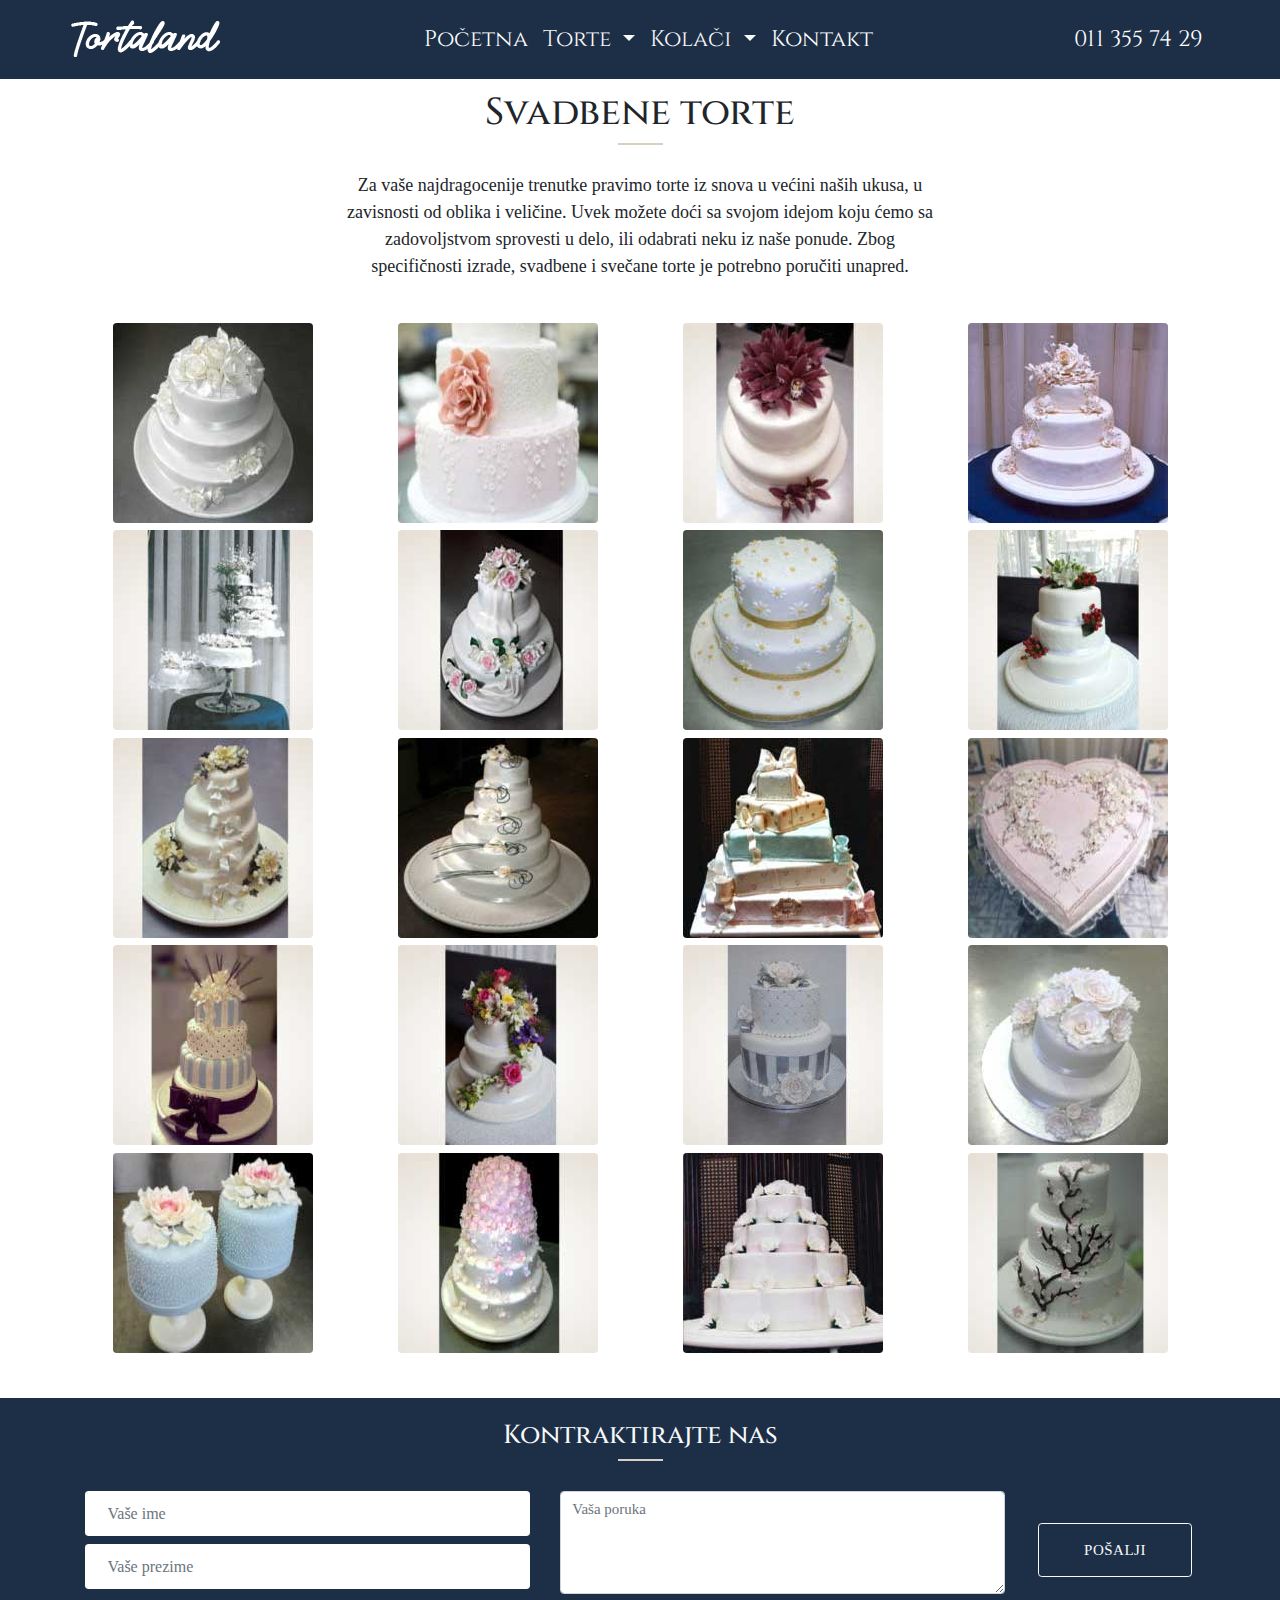
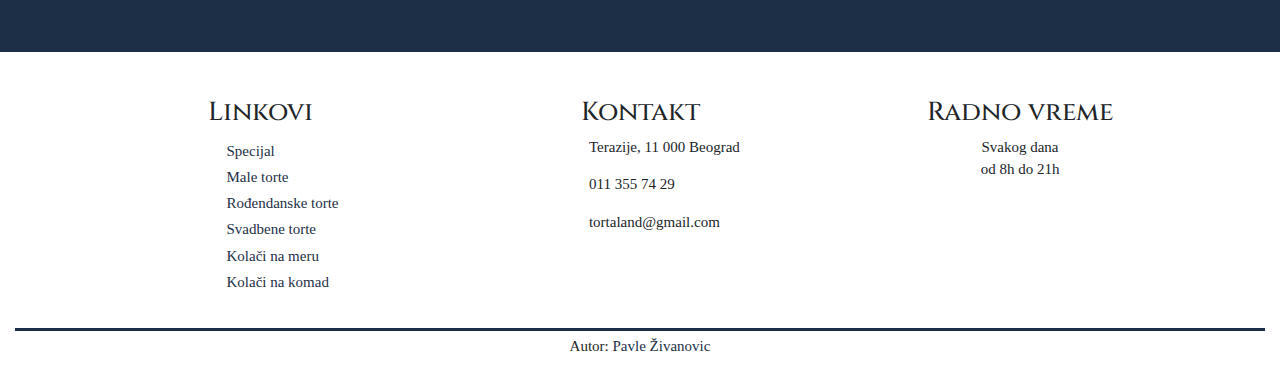
<file: svadbeneTorte.html>
<!DOCTYPE html>
<html lang="en">
<head>
    <meta name="description" content="Za vaše najdragocenije trenutke pravimo torte iz snova u većini naših ukusa, u zavisnosti od oblika i veličine."/>
    <meta name="keywords" content="Svadbene torte, Tortaland, poslastičarnica, potrebno poručiti unapred"/>
    <meta charset="UTF-8"/>
    <meta name="viewport" content="width=device-width, initial-scale=1.0"/>
    <meta http-equiv="X-UA-Compatible" content="ie=edge"/>
    <title>Svadbene torte | Tortaland | Poslasticarnica</title>
    <link rel="shortcut icon" href="img/logo.ico" type="image/x-icon"/>
    <link rel="stylesheet" href="mt/css/materialize.min.css"/>
    <link rel="stylesheet" href="bt/css/bootstrap.min.css"/>
    <link rel="stylesheet" href="css/style.min.css"/>
    <link href="https://fonts.googleapis.com/css?family=Cinzel&display=swap" rel="stylesheet"/>
    <link rel="stylesheet" href="https://use.fontawesome.com/releases/v5.9.0/css/all.css" integrity="sha384-i1LQnF23gykqWXg6jxC2ZbCbUMxyw5gLZY6UiUS98LYV5unm8GWmfkIS6jqJfb4E" crossorigin="anonymous"/>
    <script src="https://code.jquery.com/jquery-3.3.1.slim.min.js" integrity="sha384-q8i/X+965DzO0rT7abK41JStQIAqVgRVzpbzo5smXKp4YfRvH+8abtTE1Pi6jizo" crossorigin="anonymous"></script>
    <script src="https://cdnjs.cloudflare.com/ajax/libs/popper.js/1.14.7/umd/popper.min.js" integrity="sha384-UO2eT0CpHqdSJQ6hJty5KVphtPhzWj9WO1clHTMGa3JDZwrnQq4sF86dIHNDz0W1" crossorigin="anonymous"></script>
    <script src="https://cdnjs.cloudflare.com/ajax/libs/materialize/1.0.0/js/materialize.min.js"></script>
    <link href="https://fonts.googleapis.com/icon?family=Material+Icons" rel="stylesheet"/>
  </head>
<body>
<div class="container-fluid pozadina fixed-top">
        <nav class="navbar navbar-expand-lg navbar-dark container np">
            <a class="navbar-brand" href="index.html"><img src="img/logo2.png" alt="Logo"></a>
            <button class="navbar-toggler border border-light" type="button" data-toggle="collapse" data-target="#navbarNavDropdown" aria-controls="navbarNavDropdown" aria-expanded="false" aria-label="Toggle navigation">
              <span class="navbar-toggler-icon">
              </span>
            </button>
            <div class="collapse navbar-collapse" id="navbarNavDropdown">
              <ul class="navbar-nav ml-lg-auto ml-md-0">
                <li class="nav-item active">
                  <a class="nav-link tekst" href="index.html">Početna<span class="sr-only">(current)</span></a>
                </li>
                <li class="nav-item dropdown">
                    <a class="nav-link dropdown-toggle text-light tekst" href="#" id="navbarDropdownMenuLink" role="button" data-toggle="dropdown" aria-haspopup="true" aria-expanded="false">
                     Torte
                    </a>
                    <div class="dropdown-menu" aria-labelledby="navbarDropdownMenuLink">
                        <a class="dropdown-item tekst" href="specijal.html">Specijal</a>
                      <a class="dropdown-item tekst" href="maleTorte.html">Male</a>
                      <a class="dropdown-item tekst" href="rodjendanskeTorte.html">Rodjendanske</a>
                      <a class="dropdown-item tekst" href="svadbeneTorte.html">Svadbene</a>
                    </div>
                  </li>
                  <li class="nav-item dropdown">
                      <a class="nav-link dropdown-toggle text-light dp tekst" href="#" id="navbarDropdownMenuLink" role="button" data-toggle="dropdown" aria-haspopup="true" aria-expanded="false">
                        Kolači
                      </a>
                      <div class="dropdown-menu dp" aria-labelledby="navbarDropdownMenuLink">
                        <a class="dropdown-item tekst" href="kolaciNaMeru.html">Kolači na meru</a>
                        <a class="dropdown-item tekst" href="kolaciNaKomad.html">Kolači na komad</a>
                    </li>
                    <li class="nav-item active">
                        <a class="nav-link tekst" href="kontakt.html">Kontakt</a>
                      </li>
                   
                     
                        </ul>
                        <ul class="navbar-nav ml-lg-auto ml-md-0 ">
                            <li class="nav-item active">
                                <a class="nav-link tekst d-flex align-items-center" href="#"><i class="fas fa-phone-alt pr-1 d-flex align-items-center"></i> 011 355 74 29</a>
                             
                              </li>
                        </ul>
                    
            </div>
          </nav>
   
</div>
<div class="container-fluid mt-5">
    <div class="row ">
            <div class="col-lg-12">
                <h1 class="text-center mt-5">Svadbene torte</h1>
                <div class="linija"></div>
            </div>
          </div>
            <div class="row">
                <div class="col-xl-6 col-lg-6 col-md-8 col-sm-8 col-xs-10 mx-auto">
                        <p class="text-center tekstVeci">Za vaše najdragocenije trenutke pravimo torte iz snova u većini naših ukusa, u zavisnosti od oblika i veličine. Uvek možete doći sa svojom idejom koju ćemo sa zadovoljstvom sprovesti u delo, ili odabrati neku iz naše ponude. Zbog specifičnosti izrade, svadbene i svečane torte je potrebno poručiti unapred. </p>
                </div>
            </div>
    </div>
</div>
<div class="container">
<div class="row">
  <div class="col-xl-3 col-lg-4 col-md-6 col-sm-6 col-xs-12 mt-2">
    <img class="materialboxed rounded mx-auto img-fluid" src="img/sv1.jpg" alt="sv1"/>
</div>
<div class="col-xl-3 col-lg-4 col-md-6 col-sm-6 col-xs-12 mt-2 rel">
  <img class="materialboxed rounded mx-auto img-fluid"  src="img/sv2.jpg" alt="sv2"/>
</div>
<div class="col-xl-3 col-lg-4 col-md-6 col-sm-6 col-xs-12 mt-2">
  <img class="materialboxed rounded mx-auto img-fluid"  src="img/sv3.jpg" alt="sv3"/>
</div>
<div class="col-xl-3 col-lg-4 col-md-6 col-sm-6 col-xs-12 mt-2">
  <img class="materialboxed rounded mx-auto img-fluid"  src="img/sv4.jpg" alt="sv4"/>
</div>
<div class="col-xl-3 col-lg-4 col-md-6 col-sm-6 col-xs-12 mt-2">
  <img class="materialboxed rounded mx-auto img-fluid"  src="img/sv5.jpg" alt="sv5"/>
</div>
<div class="col-xl-3 col-lg-4 col-md-6 col-sm-6 col-xs-12 mt-2">
  <img class="materialboxed rounded mx-auto img-fluid"  src="img/sv6.jpg" alt="sv6"/>
</div>
<div class="col-xl-3 col-lg-4 col-md-6 col-sm-6 col-xs-12 mt-2 mx-auto">
  <img class="materialboxed rounded mx-auto img-fluid"  src="img/sv7.jpg" alt="sv7"/>
</div>
<div class="col-xl-3 col-lg-4 col-md-6 col-sm-6 col-xs-12 mt-2">
  <img class="materialboxed rounded mx-auto img-fluid"  src="img/sv8.jpg" alt="sv8"/>
</div>
<div class="col-xl-3 col-lg-4 col-md-6 col-sm-6 col-xs-12 mt-2">
  <img class="materialboxed rounded mx-auto img-fluid"  src="img/sv9.jpg" alt="sv9"/>
</div>
<div class="col-xl-3 col-lg-4 col-md-6 col-sm-6 col-xs-12 mt-2">
  <img class="materialboxed rounded mx-auto img-fluid"  src="img/sv10.jpg" alt="sv10"/>
</div>
<div class="col-xl-3 col-lg-4 col-md-6 col-sm-6 col-xs-12 mt-2">
  <img class="materialboxed rounded mx-auto img-fluid"  src="img/sv11.jpg" alt="sv11"/>
</div>
<div class="col-xl-3 col-lg-4 col-md-6 col-sm-6 col-xs-12 mt-2">
  <img class="materialboxed rounded mx-auto img-fluid" width="w-100" src="img/sv12.jpg" alt="sv12"/>
</div>
<div class="col-xl-3 col-lg-4 col-md-6 col-sm-6 col-xs-12 mt-2">
    <img class="materialboxed rounded mx-auto img-fluid" width="w-100" src="img/sv13.jpg" alt="sv13"/>
  </div>
  <div class="col-xl-3 col-lg-4 col-md-6 col-sm-6 col-xs-12 mt-2">
    <img class="materialboxed rounded mx-auto img-fluid" width="w-100" src="img/sv14.jpg" alt="sv14"/>
  </div>
  <div class="col-xl-3 col-lg-4 col-md-6 col-sm-6 col-xs-12 mt-2">
    <img class="materialboxed rounded mx-auto img-fluid" width="w-100" src="img/sv15.jpg" alt="sv15"/>
  </div>
  <div class="col-xl-3 col-lg-4 col-md-6 col-sm-6 col-xs-12 mt-2">
    <img class="materialboxed rounded mx-auto img-fluid" width="w-100" src="img/sv16.jpg" alt="sv16"/>
  </div>
  <div class="col-xl-3 col-lg-4 col-md-6 col-sm-6 col-xs-12 mt-2">
    <img class="materialboxed rounded mx-auto img-fluid" width="w-100" src="img/sv17.jpg" alt="sv17"/>
  </div>
  <div class="col-xl-3 col-lg-4 col-md-6 col-sm-6 col-xs-12 mt-2">
    <img class="materialboxed rounded mx-auto img-fluid" width="w-100" src="img/sv18.jpg" alt="sv18"/>
  </div>
  <div class="col-xl-3 col-lg-4 col-md-6 col-sm-6 col-xs-12 mt-2">
    <img class="materialboxed rounded mx-auto img-fluid" width="w-100" src="img/sv19.jpg" alt="sv19"/>
  </div>
  <div class="col-xl-3 col-lg-4 col-md-6 col-sm-6 col-xs-12 mt-2">
    <img class="materialboxed rounded mx-auto img-fluid" width="w-100" src="img/sv20.jpg" alt="sv20"/>
  </div>

</div>
</div>

<div class="container-fluid pozadina p-4 mt-5">
    <div class="container my-auto">
<div class="row mb-4">
    <div class="col-lg-12 p-0">
        <h3 class="text-center text-light">Kontraktirajte nas</h3>
    <div class="linija"></div>
  </div>
</div>
  <div class="row">
    <div class="col-lg-5"><form id="forma" action="" method="GET">
      <div class="form-group mb-2">
        
        <input type="text" class="form-control p-4" id="formGroupExampleInput" placeholder="Vaše ime"/>
      </div>
      <div class="form-group mb-2">
        <input type="text" class="form-control p-4" id="formGroupExampleInput2" placeholder="Vaše prezime"/>
      </div>
    </form></div>
    <div class="col-lg-5">
        <form id="forma" action="" method="GET">
      <div class="form-group">
        <textarea class="form-control" id="exampleFormControlTextarea1" rows="4" placeholder="Vaša poruka"></textarea>
      </div>
    </form>
    </div>
    <div class="col-lg-2 col-md-10 col-sm-12 col-xs-12 mx-auto d-flex align-items-center">
        <input class="btn btn-transparent border border-light text-light mx-auto pl-5 pr-5 pt-3 pb-3" type="submit"form="forma" value="Pošalji">
    </div>
  </div>
</div>
</div>
<div class="container">
    <div class="row mt-5">
      
      <div class="col-lg-4 col-md-6 ml-md-auto ">
        <div class="textHolder">
        <h3 class="">Linkovi</h3>
        </div>
        <div class="d-flex justify-content-center">
        <ul class="">
          <li class="mt-1  ml-5"><a href="specijal.html" class="linkovi">Specijal</a></li>
          <li class="mt-1 ml-5"><a href="maleTorte.html" class="linkovi">Male torte</a></li>
          <li class="mt-1 ml-5"><a href="rodjendanskeTorte.html" class="linkovi">Rođendanske torte</a></li>
          <li class="mt-1 ml-5"><a href="svadbeneTorte.html" class="linkovi">Svadbene  torte</a></li>
          <li class="mt-1 ml-5"><a href="kolaciNaMeru.html" class="linkovi">Kolači na meru</a></li>
          <li class="mt-1 ml-5"><a href="kolaciNaKomad.html" class="linkovi">Kolači na komad</a></li>
        </ul>
      </div>
      </div>
      <div class="col-lg-4 col-md-6 mx-md-auto ">
          <h3 class="text-center">Kontakt</h3>
          <div class="textHolder ">
            <div class="twrap ">
          <p class="ml-5"><i class="fas fa-map-marker-alt mr-1 "></i>Terazije, 11 000 Beograd</p>
          <p class="ml-5"><i class="fas fa-phone-alt mr-1"></i>011 355 74 29</p>
          <p class="ml-5"><i class="fas fa-envelope mr-1"></i>tortaland@gmail.com</p>
          <p class="text-center">
              <a href="https://www.facebook.com/" target="blank"><i class="fab fa-facebook-f mr-2 soc"></i></a>
              <a href="https://www.instagram.com/" target="blank"><i class="fab fa-instagram mr-2 soc"></i></a>
               <a href="https://twitter.com/?lang=sr"target="blank"><i class="fab fa-twitter soc mr-2"></i></a>
               <a href="sitemap.xml"target="blank"><i class="fas fa-sitemap soc"></i></a></p>
        </div>
        </div>
      </div>
      <div class="col-lg-4 col-md-12 col-sm-12 ">
          <h3 class="text-center">Radno vreme</h3>
          <p class="mb-0 text-center">Svakog dana</p>
          <p class="text-center">od 8h do 21h</p>
      </div>
        </div>
      </div>
  

<div class="container-fluid mt-3 ">
  <div class="row mt-3">
    <div class="col-lg-12 fborder pt-1">
      <p class="text-center my-auto"> Autor: <a href="autor.html" class="linkovi autor">Pavle Živanovic</a></p>
    </div>
  </div>
</div>
<script src="bt/js/bootstrap.min.js"></script>
<script src="mt/js/moj.js"></script>

   
</body>
</html>
</file>
<file: css/style.min.css>
body{font-family:'Open Sans'!important}*{box-sizing:border-box!important}a,h1,h2,h3{font-family:Cinzel,serif}.pozadina{background-color:#1d2f47}.pozadina2{background-color:#dad0c2}.pozadina2:hover{background-color:#fff!important}.ikonica{color:#fff}.dp:hover,a:hover{color:#dad0c2!important;transition:.4s!important}.np{padding:0}.carousel-inner img{max-height:700px}.tekst{font-size:1.5em;padding:.5em 0}.tekstVeci{font-size:1.2em}.bordertk{border:3px solid #dad0c2}.bordertk:hover{border:3px solid #1d2f47}.bordertk:hover .ttk{color:#1d2f47}.torte{max-width:100px;max-height:100px}.ttk{color:#dad0c2}.druga,.prva{height:100px}.kolaci{max-width:100px;max-height:100px}ul{list-style-type:none}ul li a{color:#1d2f47}.linkovi{font-family:'Open Sans'!important}.soc{font-size:1.6rem;color:#000}.socv{font-size:2rem;color:#000}.soc:hover,.socv:hover{color:#1d2f47;transition:.3s}.autor{color:#1d2f47}.autor:hover{color:#dad0c2;transition:.2s}.fborder{border-top:3px solid #1d2f47}.textHolder{display:flex;justify-content:center}.linija{width:3rem;height:2px;margin:.5em auto;background:#dad0c2}.row{margin-left:0;margin-right:0}.container .row{margin-left:-15px;margin-right:-15px}nav{background-color:transparent;height:unset;border:transparent;line-height:20px}nav ul li.active{background-color:transparent}.btn,.btn-floating,.btn-large,.btn-small,.card,.card-panel,.collapsible,.dropdown-content,.sidenav,.toast,.z-depth-1,nav{box-shadow:none}nav ul li a:hover{background-color:transparent}input:not([type]),input[type=date]:not(.browser-default),input[type=datetime-local]:not(.browser-default),input[type=datetime]:not(.browser-default),input[type=email]:not(.browser-default),input[type=number]:not(.browser-default),input[type=password]:not(.browser-default),input[type=search]:not(.browser-default),input[type=tel]:not(.browser-default),input[type=text]:not(.browser-default),input[type=time]:not(.browser-default),input[type=url]:not(.browser-default),textarea.materialize-textarea{background-color:#fff;border:unset;border-radius:.25rem;outline:0;height:3rem;width:100%;font-size:16px;margin:0 0 8px 0;padding:0;-webkit-box-shadow:none;box-shadow:none;-webkit-box-sizing:content-box;box-sizing:content-box}.btn:hover{background:0 0}button:focus{background-color:transparent}.kartica-link{font-family:'Open Sans'!important}.btn,.btn-flat,.btn-large,.btn-small{height:unset}.margina{margin-top:70px}.kontaktForma{background-color:transparent!important;border:none!important;border-bottom:1px solid #9e9e9e!important;border-radius:0!important;outline:0!important;height:3rem!important;width:100%!important;font-size:16px!important;margin:0 0 8px 0!important;padding:0!important;-webkit-box-shadow:none!important;box-shadow:none!important;-webkit-box-sizing:content-box!important;box-sizing:content-box!important;-webkit-transition:border .3s,-webkit-box-shadow .3s!important;transition:border .3s,-webkit-box-shadow .3s!important;transition:box-shadow .3s,border .3s!important;transition:box-shadow .3s,border .3s,-webkit-box-shadow .3s;color:#fff}.tkf{color:#1d2f47}.bt{color:#fff}textarea::placeholder{color:#fff}.mod{background-color:#dad0c2}.mod:hover{background-color:#fff;color:#1d2f47}.modal{background-color:transparent}.modal,.z-depth-5{box-shadow:none}.tik:hover{text-decoration:none}
</file>
